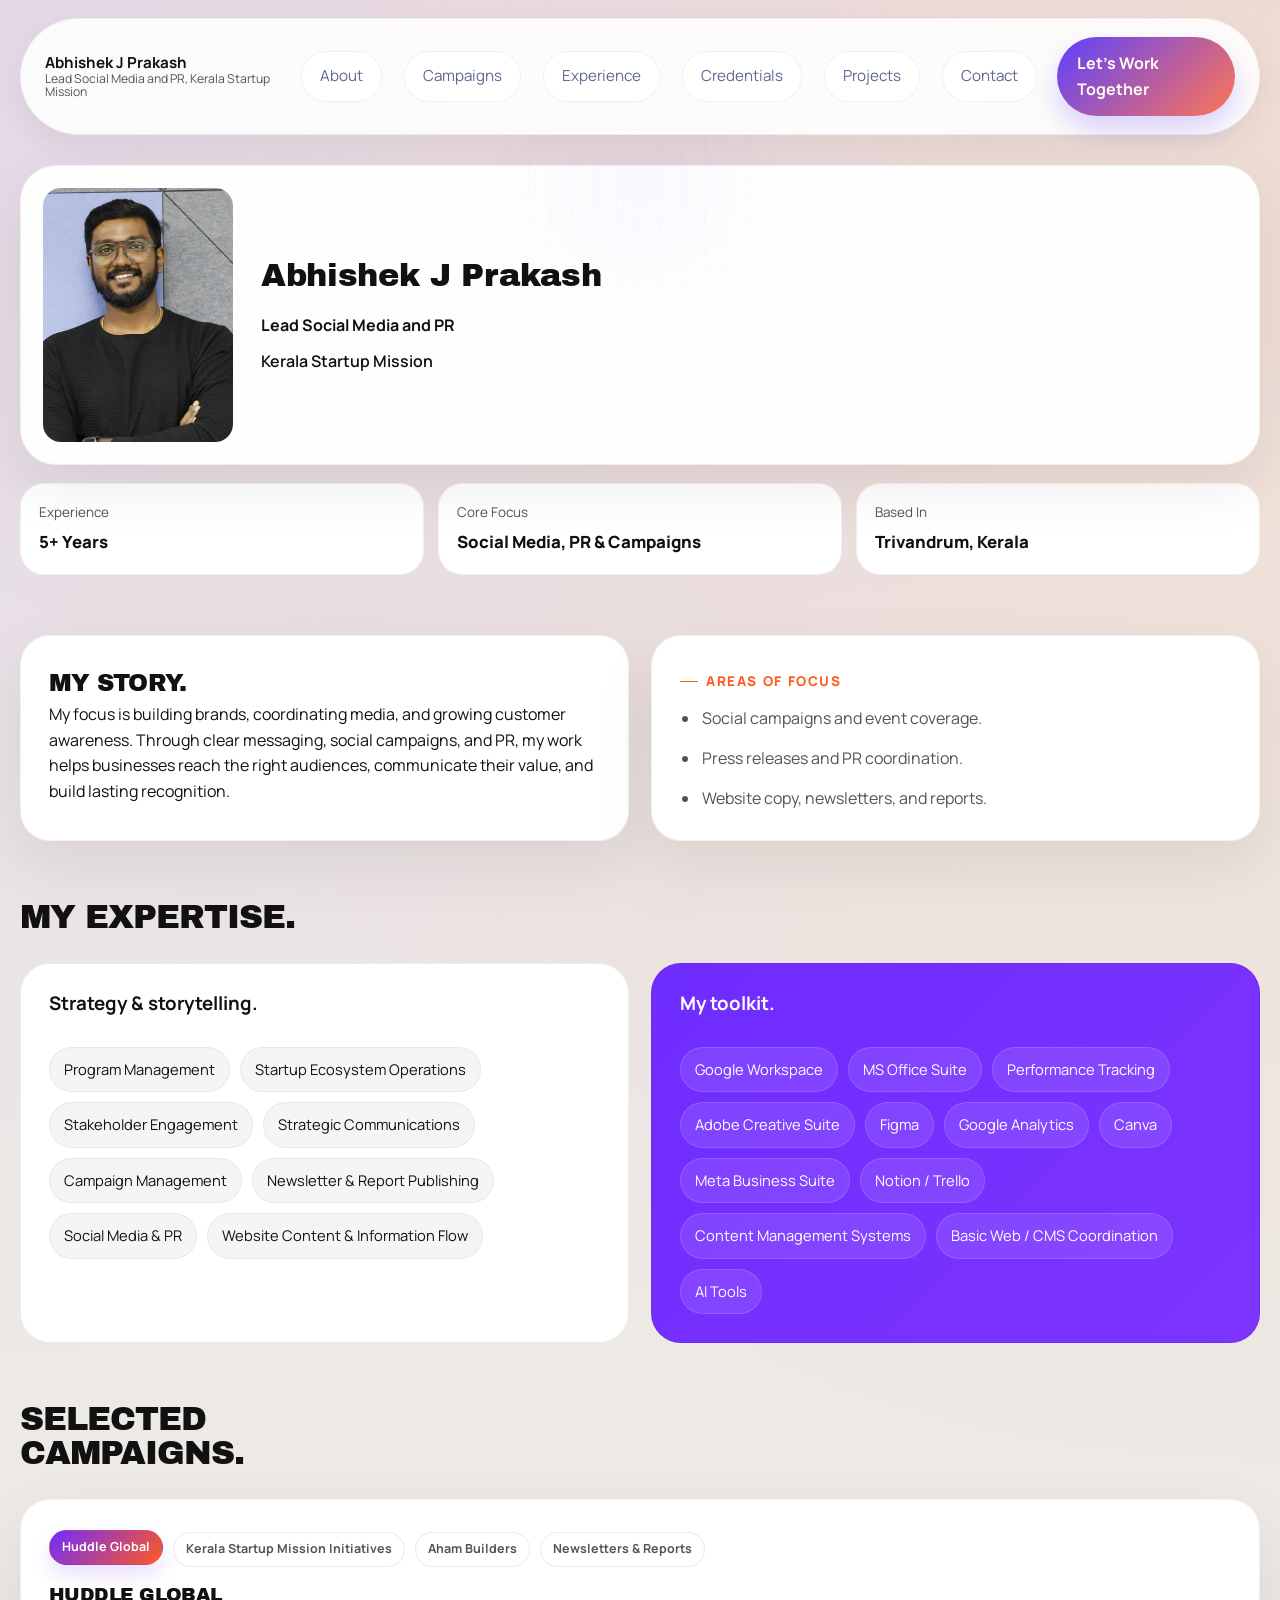
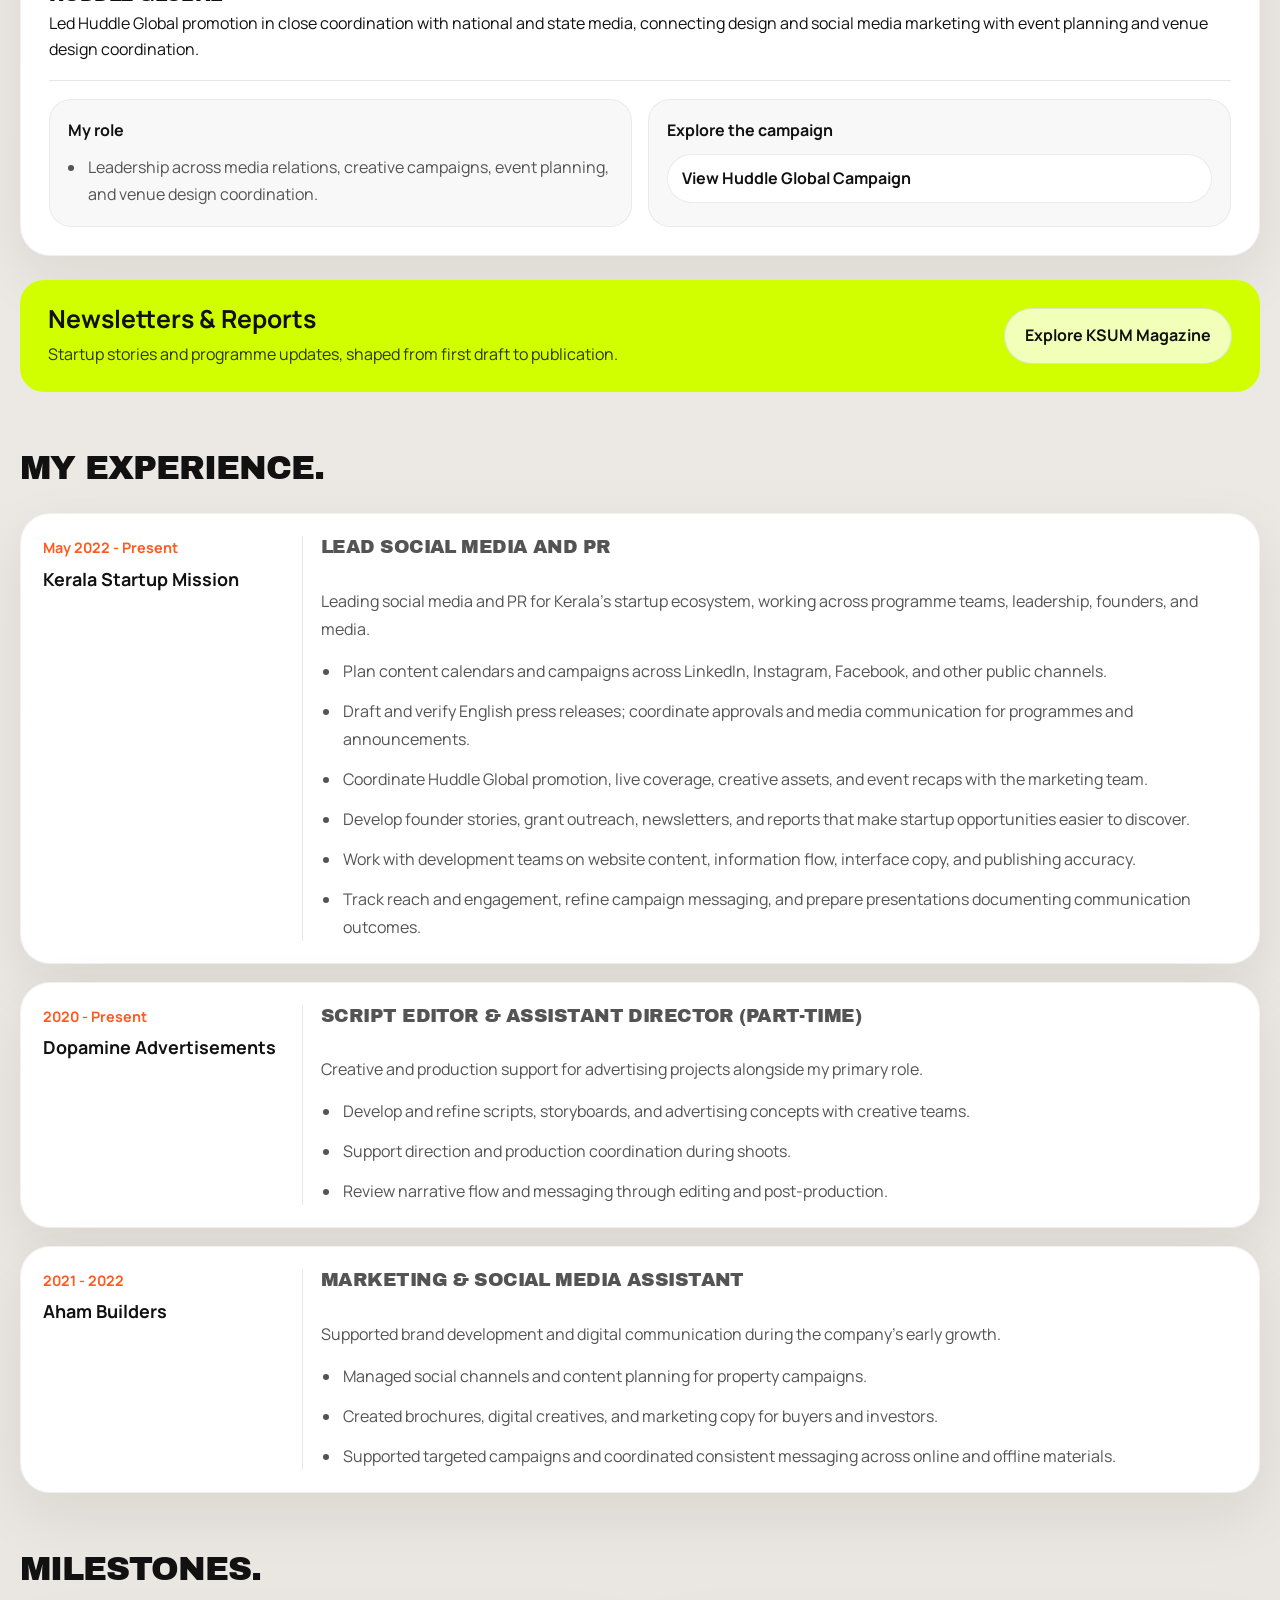
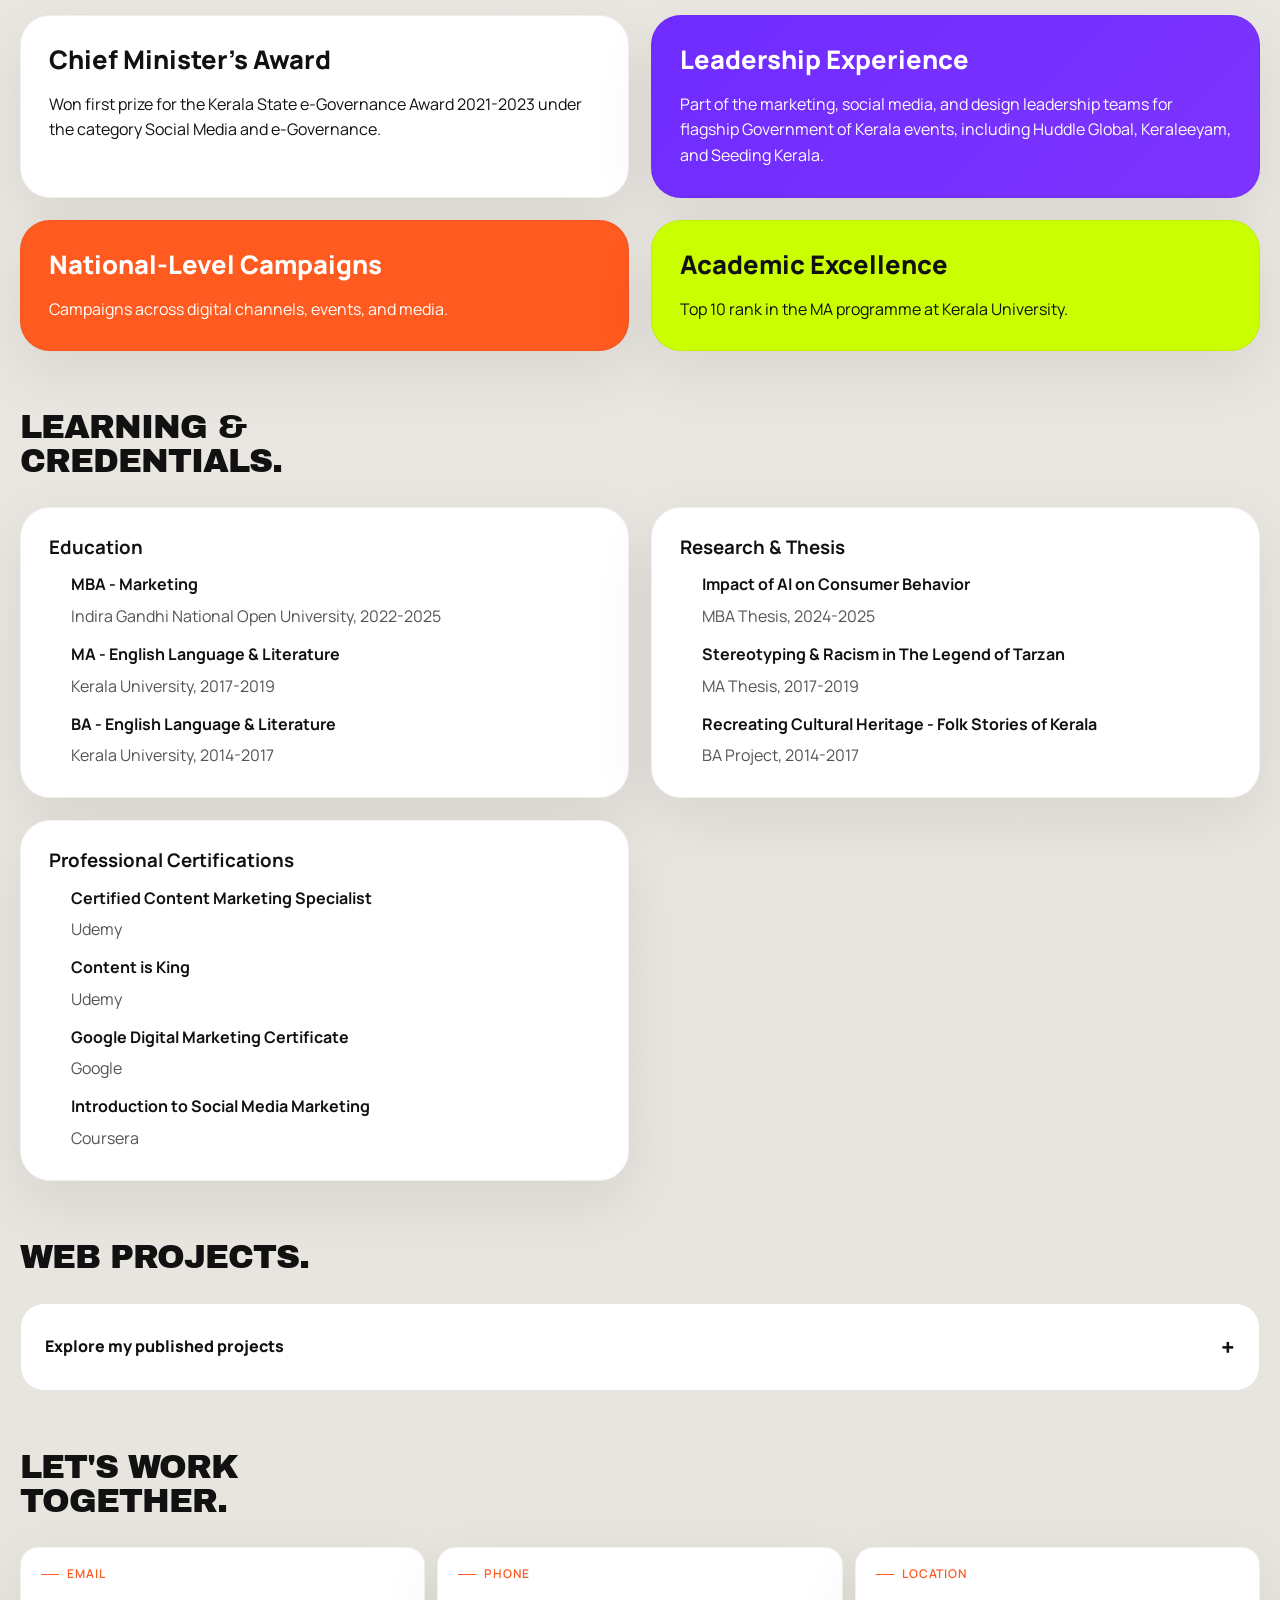
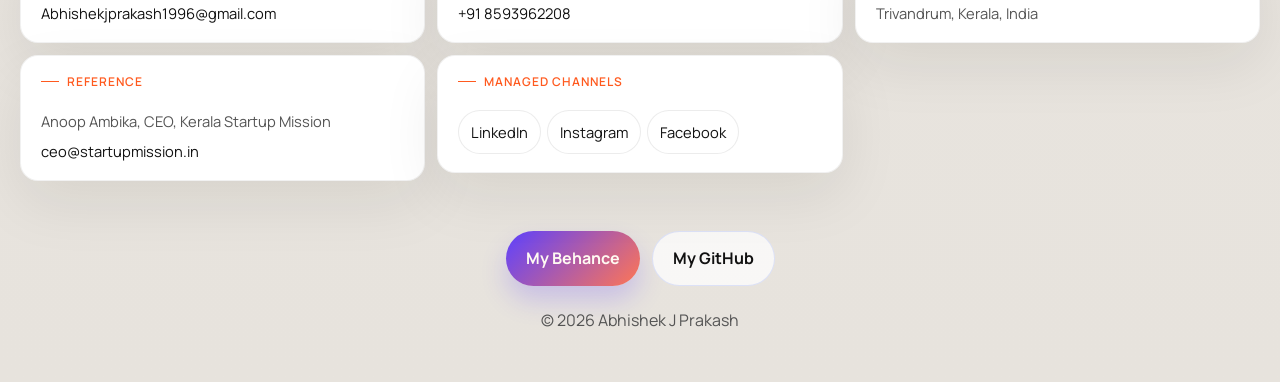
<file: index.html>
<!DOCTYPE html>
<html lang="en">
<head>
  <meta charset="UTF-8">
  <meta name="viewport" content="width=device-width, initial-scale=1.0">
  <title>Abhishek J Prakash | Lead Social Media and PR</title>
  <meta
    name="description"
    content="Lead Social Media and PR, Kerala Startup Mission. Campaigns and editorial communication. Explore selected campaigns and web projects."
  >
  <link rel="preconnect" href="https://fonts.googleapis.com">
  <link rel="preconnect" href="https://fonts.gstatic.com" crossorigin>
  <link href="https://fonts.googleapis.com/css2?family=Archivo+Black&amp;family=Manrope:wght@400;600;700;800&amp;display=swap" rel="stylesheet">
  <link rel="stylesheet" href="styles.css?v=20261002g">
</head>
<body>
  <div class="page-shell">
    <header class="site-header">
      <a class="brand" href="#top">
        <span class="brand-copy">
          <strong>Abhishek J Prakash</strong>
          <span>Lead Social Media and PR, Kerala Startup Mission</span>
        </span>
      </a>

      <button class="menu-toggle" type="button" aria-expanded="false" aria-controls="primary-navigation">Menu <span aria-hidden="true">+</span></button>
      <nav id="primary-navigation" class="site-nav" aria-label="Primary">
        <a href="#about">About</a>
        <a href="#campaigns">Campaigns</a>
        <a href="#experience">Experience</a>
        <a href="#credentials">Credentials</a>
        <a href="#web-projects">Projects</a>
        <a href="#contact">Contact</a>
      </nav>

      <a class="header-cta" href="#contact">Let's Work Together</a>
    </header>

    <main id="top">
      <section class="hero section profile-hero" aria-label="Profile overview">
        <div class="hero-visual reveal">
          <div class="portrait-panel">
            <div class="portrait-copy">
              <h1 class="profile-name">Abhishek J Prakash</h1>
              <strong>Lead Social Media and PR</strong>
              <span class="portrait-summary">Kerala Startup Mission</span>
            </div>
            <img src="assets/abhishek-hero.webp" width="480" height="502" decoding="async" fetchpriority="high" alt="Portrait of Abhishek J Prakash">
          </div>
        </div>
          <dl class="hero-stats">
            <div>
              <dt>Experience</dt>
              <dd>5+ Years</dd>
            </div>
            <div>
              <dt>Core Focus</dt>
              <dd>Social Media, PR & Campaigns</dd>
            </div>
            <div>
              <dt>Based In</dt>
              <dd>Trivandrum, Kerala</dd>
            </div>
          </dl>
      </section>

      <section id="about" class="section intro-grid">
        <article class="info-card reveal">
          <h2>My story.</h2>
          <p>
            My focus is building brands, coordinating media, and growing customer awareness.
            Through clear messaging, social campaigns, and PR, my work helps businesses reach the right audiences,
            communicate their value, and build lasting recognition.
          </p>
        </article>

        <article class="info-card reveal">
          <p class="eyebrow">Areas of Focus</p>
          <ul class="feature-list"><li>Social campaigns and event coverage.</li><li>Press releases and PR coordination.</li><li>Website copy, newsletters, and reports.</li></ul>
        </article>
      </section>

      <section class="section expertise">
        <div class="section-heading reveal">
          <h2>My expertise.</h2>
        </div>

        <div class="tag-layout reveal">
          <article class="tag-card expertise-card expertise-card-primary">
            <h3>Strategy & storytelling.</h3>
            <div class="tag-wrap">
              <span>Program Management</span>
              <span>Startup Ecosystem Operations</span>
              <span>Stakeholder Engagement</span>
              <span>Strategic Communications</span>
              <span>Campaign Management</span>
              <span>Newsletter & Report Publishing</span>
              <span>Social Media & PR</span>
              <span>Website Content & Information Flow</span>
            </div>
          </article>

          <article class="tag-card expertise-card expertise-card-secondary">
            <h3>My toolkit.</h3>
            <div class="tag-wrap">
              <span>Google Workspace</span>
              <span>MS Office Suite</span>
              <span>Performance Tracking</span>
              <span>Adobe Creative Suite</span>
              <span>Figma</span>
              <span>Google Analytics</span>
              <span>Canva</span>
              <span>Meta Business Suite</span>
              <span>Notion / Trello</span>
              <span>Content Management Systems</span>
              <span>Basic Web / CMS Coordination</span>
              <span>AI Tools</span>
            </div>
          </article>
        </div>
      </section>

      <section id="campaigns" class="section campaigns">
        <div class="section-heading reveal">
          <h2>Selected campaigns.</h2>
        </div>

        <div class="campaign-workspace">
        <aside id="campaign-detail" class="campaign-detail reveal">
          <div class="campaign-detail-header">
            <div id="campaign-detail-tabs" class="campaign-detail-tabs" aria-label="Campaign detail tabs"></div>
            <h3 id="campaign-title">Huddle Global 2022-2025</h3>
            <p id="campaign-summary"></p>
          </div>
          <div id="campaign-sections" class="campaign-sections"></div>
        </aside>
          <article class="newsletter-feature reveal">
            <div>
              <h3>Newsletters &amp; Reports</h3>
              <p>Startup stories and programme updates, shaped from first draft to publication.</p>
            </div>
            <a class="button button-secondary" href="https://magazine.startupmission.in/" target="_blank" rel="noreferrer">Explore KSUM Magazine</a>
          </article>
        </div>
      </section>

      <section id="experience" class="section experience">
        <div class="section-heading reveal">
          <h2>My experience.</h2>
        </div>

        <div class="timeline">
          <article class="timeline-item reveal">
            <div class="timeline-meta">
              <span>May 2022 - Present</span>
              <strong>Kerala Startup Mission</strong>
            </div>
            <div class="timeline-body">
              <h3>Lead Social Media and PR</h3>
              <p>Leading social media and PR for Kerala's startup ecosystem, working across programme teams, leadership, founders, and media.</p>
              <ul class="feature-list">
                <li>Plan content calendars and campaigns across LinkedIn, Instagram, Facebook, and other public channels.</li>
                <li>Draft and verify English press releases; coordinate approvals and media communication for programmes and announcements.</li>
                <li>Coordinate Huddle Global promotion, live coverage, creative assets, and event recaps with the marketing team.</li>
                <li>Develop founder stories, grant outreach, newsletters, and reports that make startup opportunities easier to discover.</li>
                <li>Work with development teams on website content, information flow, interface copy, and publishing accuracy.</li>
                <li>Track reach and engagement, refine campaign messaging, and prepare presentations documenting communication outcomes.</li>
              </ul>
            </div>
          </article>

          <article class="timeline-item reveal">
            <div class="timeline-meta">
              <span>2020 - Present</span>
              <strong>Dopamine Advertisements</strong>
            </div>
            <div class="timeline-body">
              <h3>Script Editor & Assistant Director (Part-time)</h3>
              <p>Creative and production support for advertising projects alongside my primary role.</p>
              <ul class="feature-list">
                <li>Develop and refine scripts, storyboards, and advertising concepts with creative teams.</li>
                <li>Support direction and production coordination during shoots.</li>
                <li>Review narrative flow and messaging through editing and post-production.</li>
              </ul>
            </div>
          </article>

          <article class="timeline-item reveal">
            <div class="timeline-meta">
              <span>2021 - 2022</span>
              <strong>Aham Builders</strong>
            </div>
            <div class="timeline-body">
              <h3>Marketing & Social Media Assistant</h3>
              <p>Supported brand development and digital communication during the company's early growth.</p>
              <ul class="feature-list">
                <li>Managed social channels and content planning for property campaigns.</li>
                <li>Created brochures, digital creatives, and marketing copy for buyers and investors.</li>
                <li>Supported targeted campaigns and coordinated consistent messaging across online and offline materials.</li>
              </ul>
            </div>
          </article>
        </div>
      </section>

      <section class="section achievements">
        <div class="section-heading reveal">
          <h2>Milestones.</h2>
        </div>

        <div class="achievement-grid reveal">
          <article class="achievement-card">
            <h3>Chief Minister's Award</h3>
            <p>Won first prize for the Kerala State e-Governance Award 2021-2023 under the category Social Media and e-Governance.</p>
          </article>
          <article class="achievement-card">
            <h3>Leadership Experience</h3>
            <p>Part of the marketing, social media, and design leadership teams for flagship Government of Kerala events, including Huddle Global, Keraleeyam, and Seeding Kerala.</p>
          </article>
          <article class="achievement-card">
            <h3>National-Level Campaigns</h3>
            <p>Campaigns across digital channels, events, and media.</p>
          </article>
          <article class="achievement-card">
            <h3>Academic Excellence</h3>
            <p>Top 10 rank in the MA programme at Kerala University.</p>
          </article>
        </div>
      </section>

      <section id="credentials" class="section credentials">
        <div class="section-heading reveal">
          <h2>Learning & credentials.</h2>
        </div>

        <div class="credentials-grid">
          <article class="info-card reveal">
            <h3>Education</h3>
            <ul class="stack-list">
              <li><strong>MBA - Marketing</strong><span>Indira Gandhi National Open University, 2022-2025</span></li>
              <li><strong>MA - English Language & Literature</strong><span>Kerala University, 2017-2019</span></li>
              <li><strong>BA - English Language & Literature</strong><span>Kerala University, 2014-2017</span></li>
            </ul>
          </article>

          <article class="info-card reveal">
            <h3>Research & Thesis</h3>
            <ul class="stack-list">
              <li><strong>Impact of AI on Consumer Behavior</strong><span>MBA Thesis, 2024-2025</span></li>
              <li><strong>Stereotyping & Racism in The Legend of Tarzan</strong><span>MA Thesis, 2017-2019</span></li>
              <li><strong>Recreating Cultural Heritage - Folk Stories of Kerala</strong><span>BA Project, 2014-2017</span></li>
            </ul>
          </article>

          <article class="info-card reveal">
            <h3>Professional Certifications</h3>
            <ul class="stack-list">
              <li><strong>Certified Content Marketing Specialist</strong><span>Udemy</span></li>
              <li><strong>Content is King</strong><span>Udemy</span></li>
              <li><strong>Google Digital Marketing Certificate</strong><span>Google</span></li>
              <li><strong>Introduction to Social Media Marketing</strong><span>Coursera</span></li>
            </ul>
          </article>

</div>

</section>

      <section id="web-projects" class="section">
        <div class="section-heading"><h2>Web projects.</h2></div>
        <details class="project-dropdown"><summary>Explore my published projects <span aria-hidden="true">+</span></summary>
          <div class="project-list"><a href="https://abhiz1996.github.io/KSUM-LINKHUB/" target="_blank" rel="noreferrer">KSUM LinkHub<span aria-hidden="true">↗</span></a>
<a href="https://ksum-qr-creator.vercel.app" target="_blank" rel="noreferrer">KSUM QR Creator<span aria-hidden="true">↗</span></a>
<a href="https://abhiz1996.github.io/Media-box/" target="_blank" rel="noreferrer">Media Box<span aria-hidden="true">↗</span></a>
<a href="https://abhiz1996.github.io/Media-Hub/" target="_blank" rel="noreferrer">Media Hub<span aria-hidden="true">↗</span></a>
</div>
        </details>
      </section>
      <section id="contact" class="section contact">
        <div class="section-heading reveal">
          <h2>Let's work together.</h2>
        </div>

        <div class="contact-grid reveal">
          <article class="contact-card">
            <span class="mini-label">Email</span>
            <a href="mailto:Abhishekjprakash1996@gmail.com">Abhishekjprakash1996@gmail.com</a>
          </article>
          <article class="contact-card">
            <span class="mini-label">Phone</span>
            <a href="tel:+918593962208">+91 8593962208</a>
          </article>
          <article class="contact-card">
            <span class="mini-label">Location</span>
            <p>Trivandrum, Kerala, India</p>
          </article>
          <article class="contact-card">
            <span class="mini-label">Reference</span>
            <p>Anoop Ambika, CEO, Kerala Startup Mission</p>
            <a href="mailto:ceo@startupmission.in">ceo@startupmission.in</a>
          </article>
          <article class="contact-card">
            <span class="mini-label">Managed Channels</span>
            <div class="social-pills social-pills-stacked">
              <a href="https://in.linkedin.com/company/kerala-startup-mission" target="_blank" rel="noreferrer">LinkedIn</a>
              <a href="https://www.instagram.com/keralastartupmission/" target="_blank" rel="noreferrer">Instagram</a>
              <a href="https://www.facebook.com/keralastartupmission/" target="_blank" rel="noreferrer">Facebook</a>
            </div>
          </article>
        </div>
      </section>
    </main>

    <footer class="site-footer">
      <div class="footer-links"><a class="button button-primary" href="https://www.behance.net/abhishejprakas" target="_blank" rel="noreferrer">My Behance</a><a class="button button-secondary" href="https://github.com/Abhiz1996" target="_blank" rel="noreferrer">My GitHub</a></div>
      <p>&copy; 2026 Abhishek J Prakash</p>
    </footer>
  </div>

  <script src="script.js?v=20261002f"></script>
</body>
</html>
</file>
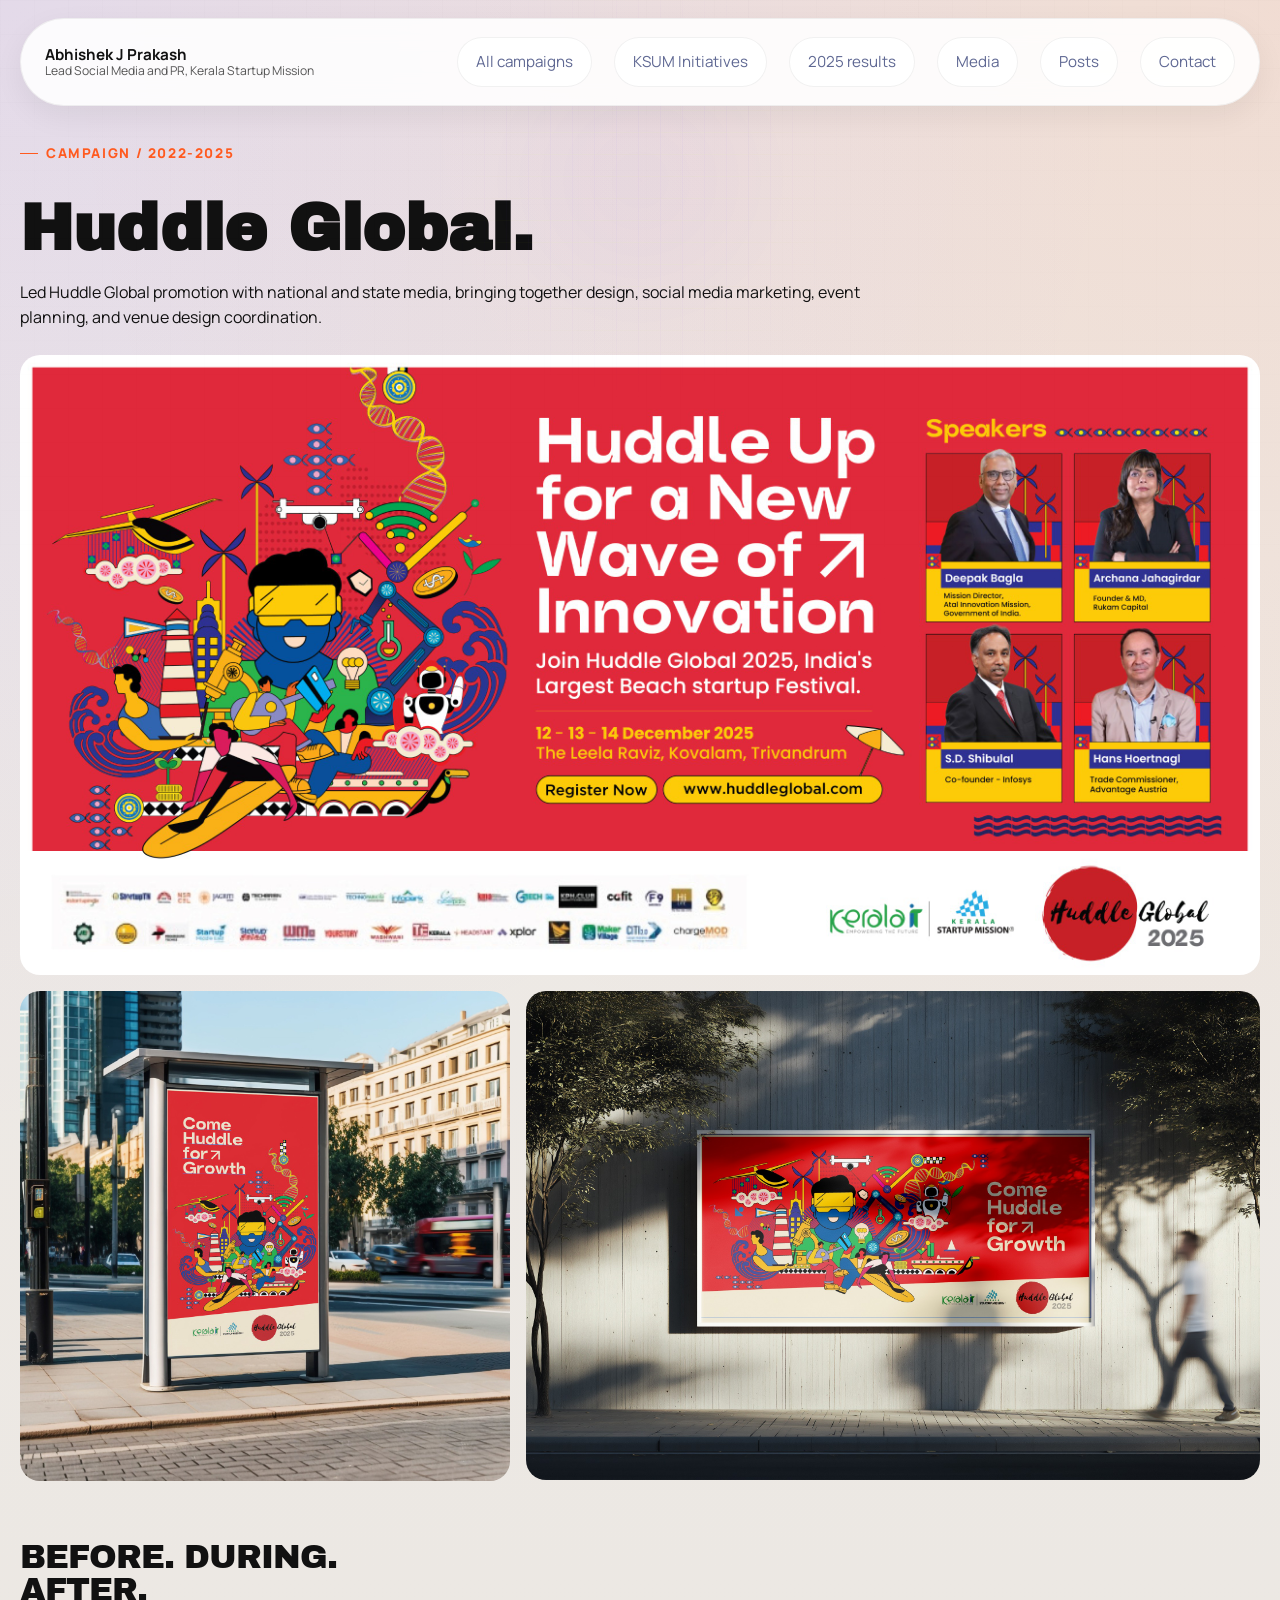
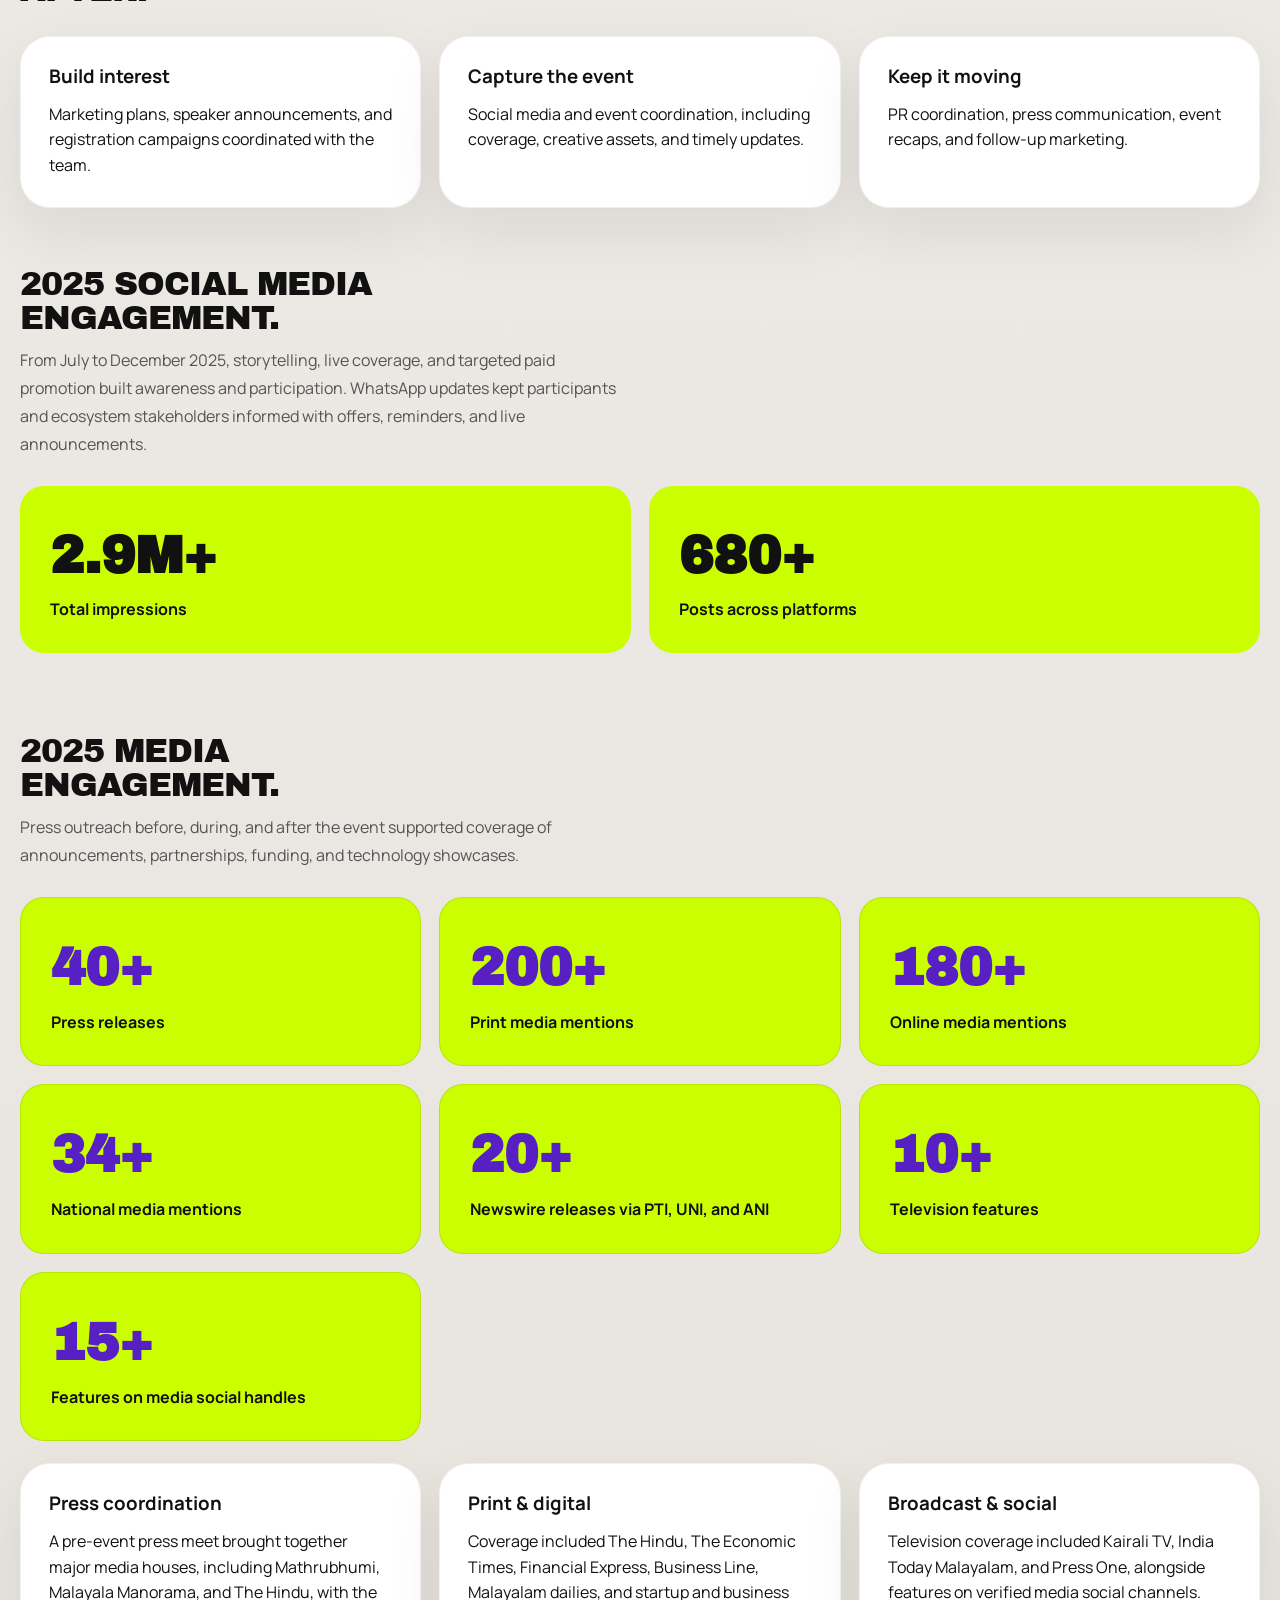
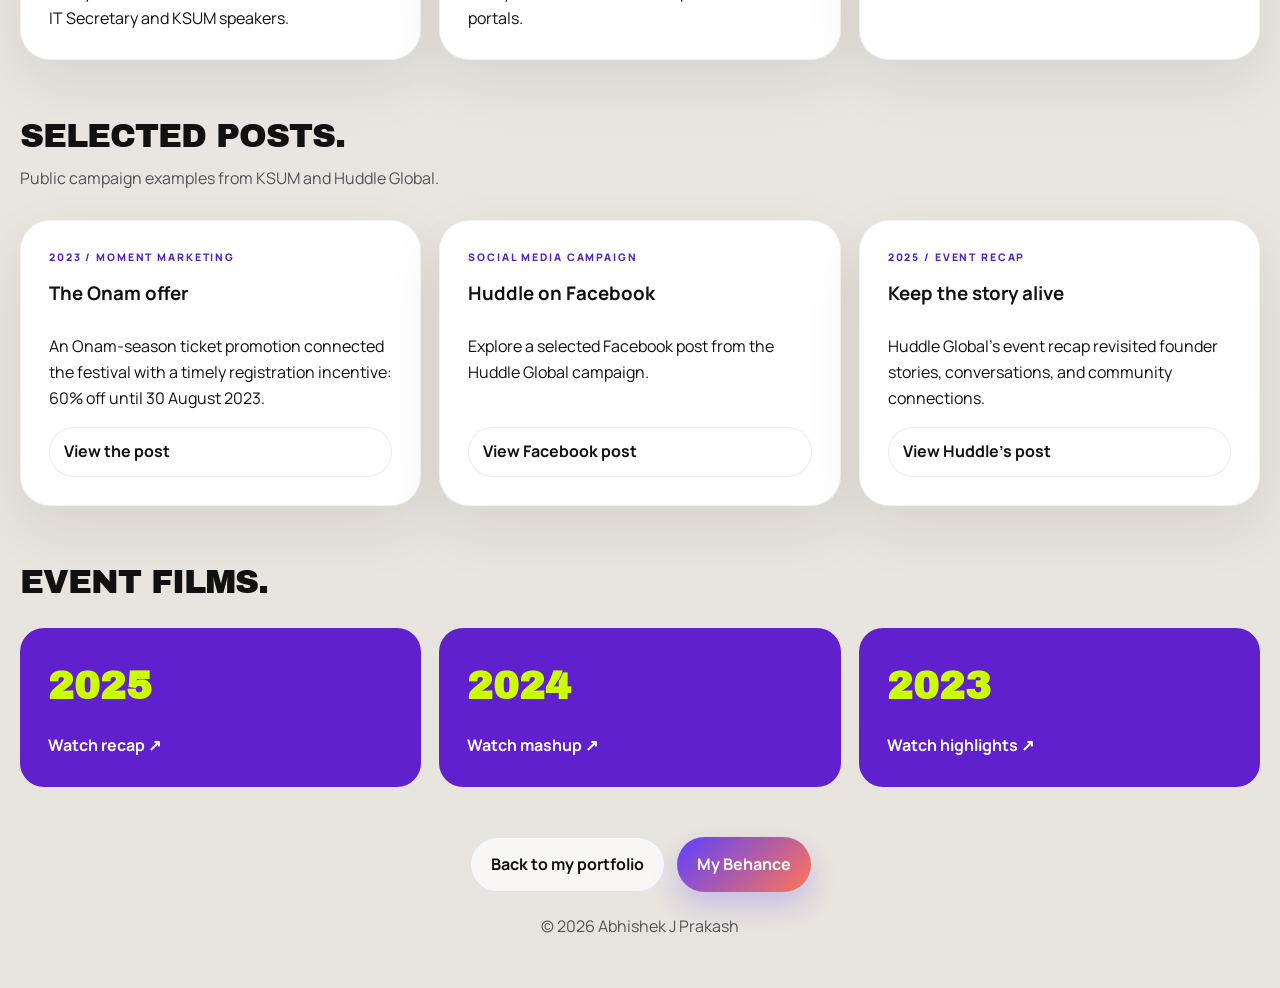
<file: huddle-global.html>
<!DOCTYPE html>
<html lang="en">
<head>
  <meta charset="UTF-8">
  <meta name="viewport" content="width=device-width, initial-scale=1.0">
  <title>Huddle Global | Abhishek J Prakash</title>
  <meta name="description" content="Huddle Global campaign portfolio of Abhishek J Prakash, Lead Social Media and PR, Kerala Startup Mission. Campaign results and selected public posts.">
  <link rel="preconnect" href="https://fonts.googleapis.com">
  <link rel="preconnect" href="https://fonts.gstatic.com" crossorigin>
  <link href="https://fonts.googleapis.com/css2?family=Archivo+Black&amp;family=Manrope:wght@400;600;700;800&amp;display=swap" rel="stylesheet">
  <link rel="stylesheet" href="styles.css?v=20261004b">
</head>
<body>
<div class="page-shell">
  <header class="site-header">
    <a class="brand" href="index.html"><span class="brand-copy"><strong>Abhishek J Prakash</strong><span>Lead Social Media and PR, Kerala Startup Mission</span></span></a>
    <button class="menu-toggle" type="button" aria-expanded="false" aria-controls="primary-navigation">Menu <span aria-hidden="true">+</span></button>
      <nav id="primary-navigation" class="site-nav" aria-label="Primary"><a href="index.html#campaigns">All campaigns</a><a href="ksum-initiatives.html">KSUM Initiatives</a><a href="#results-2025">2025 results</a><a href="#media-2025">Media</a><a href="#posts">Posts</a><a href="index.html#contact">Contact</a></nav>
  </header>
  <main>
    <section class="section case-hero huddle-hero">
      <div><p class="eyebrow">Campaign / 2022-2025</p><h1>Huddle Global.</h1><p>Led Huddle Global promotion with national and state media, bringing together design, social media marketing, event planning, and venue design coordination.</p></div>
      <div class="huddle-gallery" aria-label="Huddle Global 2025 campaign creatives">
        <a class="huddle-gallery-banner" href="assets/huddle-2025-campaign-banner.jpg" target="_blank" rel="noopener noreferrer" aria-label="Open Huddle Global 2025 campaign banner">
          <img src="assets/huddle-2025-campaign-banner.jpg" decoding="async" fetchpriority="high" alt="Huddle Global 2025 promotional banner featuring speakers and the theme Huddle Up for a New Wave of Innovation" width="2560" height="1280">
        </a>
        <a href="assets/huddle-2025-street-display.jpg" target="_blank" rel="noopener noreferrer" aria-label="Open Huddle Global street-display creative">
          <img src="assets/huddle-2025-street-display.jpg" loading="lazy" decoding="async" alt="Come Huddle for Growth campaign creative presented on a street-display mockup" width="1600" height="1600">
        </a>
        <a href="assets/huddle-2025-billboard.jpg" target="_blank" rel="noopener noreferrer" aria-label="Open Huddle Global billboard creative">
          <img src="assets/huddle-2025-billboard.jpg" loading="lazy" decoding="async" alt="Huddle Global 2025 campaign artwork presented on a landscape billboard mockup" width="2560" height="1706">
        </a>
      </div>
    </section>
    <section class="section">
      <div class="section-heading"><h2>Before. During. After.</h2></div>
      <div class="case-grid">
        <article class="info-card"><h3>Build interest</h3><p>Marketing plans, speaker announcements, and registration campaigns coordinated with the team.</p></article>
        <article class="info-card"><h3>Capture the event</h3><p>Social media and event coordination, including coverage, creative assets, and timely updates.</p></article>
        <article class="info-card"><h3>Keep it moving</h3><p>PR coordination, press communication, event recaps, and follow-up marketing.</p></article>
      </div>
    </section>
    <section id="results-2025" class="section">
      <div class="section-heading"><h2>2025 social media engagement.</h2><p>From July to December 2025, storytelling, live coverage, and targeted paid promotion built awareness and participation. WhatsApp updates kept participants and ecosystem stakeholders informed with offers, reminders, and live announcements.</p></div>
      <div class="case-metrics social-totals">
        <article><strong>2.9M+</strong><span>Total impressions</span></article>
        <article><strong>680+</strong><span>Posts across platforms</span></article>
      </div>
    </section>
    <section id="media-2025" class="section">
      <div class="section-heading"><h2>2025 media engagement.</h2><p>Press outreach before, during, and after the event supported coverage of announcements, partnerships, funding, and technology showcases.</p></div>
      <div class="case-metrics media-metrics">
        <article><strong>40+</strong><span>Press releases</span></article>
        <article><strong>200+</strong><span>Print media mentions</span></article>
        <article><strong>180+</strong><span>Online media mentions</span></article>
        <article><strong>34+</strong><span>National media mentions</span></article>
        <article><strong>20+</strong><span>Newswire releases via PTI, UNI, and ANI</span></article>
        <article><strong>10+</strong><span>Television features</span></article>
        <article><strong>15+</strong><span>Features on media social handles</span></article>
      </div>
      <div class="case-grid">
        <article class="info-card"><h3>Press coordination</h3><p>A pre-event press meet brought together major media houses, including Mathrubhumi, Malayala Manorama, and The Hindu, with the IT Secretary and KSUM speakers.</p></article>
        <article class="info-card"><h3>Print &amp; digital</h3><p>Coverage included The Hindu, The Economic Times, Financial Express, Business Line, Malayalam dailies, and startup and business portals.</p></article>
        <article class="info-card"><h3>Broadcast &amp; social</h3><p>Television coverage included Kairali TV, India Today Malayalam, and Press One, alongside features on verified media social channels.</p></article>
      </div>
    </section>
    <section id="posts" class="section">
      <div class="section-heading"><h2>Selected posts.</h2><p>Public campaign examples from KSUM and Huddle Global.</p></div>
      <div class="case-grid">
        <article class="info-card post-card"><span class="card-kicker">2023 / Moment marketing</span><h3>The Onam offer</h3><p>An Onam-season ticket promotion connected the festival with a timely registration incentive: 60% off until 30 August 2023.</p><a class="campaign-link" href="https://www.linkedin.com/posts/anoojabashir_ksum-onam-ourea-activity-7101856230616268800-qOxo" target="_blank" rel="noreferrer">View the post</a></article>
        <article class="info-card post-card"><span class="card-kicker">Social media campaign</span><h3>Huddle on Facebook</h3><p>Explore a selected Facebook post from the Huddle Global campaign.</p><a class="campaign-link" href="https://www.facebook.com/share/p/1H2wqP2H3X/" target="_blank" rel="noopener noreferrer">View Facebook post</a></article>
        <article class="info-card post-card"><span class="card-kicker">2025 / Event recap</span><h3>Keep the story alive</h3><p>Huddle Global's event recap revisited founder stories, conversations, and community connections.</p><a class="campaign-link" href="https://www.linkedin.com/posts/huddle-global_huddleglobal2025-keralastartupmission-activity-7406336878121127936-Q64I" target="_blank" rel="noreferrer">View Huddle's post</a></article>
      </div>
    </section>
    <section class="section">
      <div class="section-heading"><h2>Event films.</h2></div>
      <div class="case-grid">
        <a class="film-link" href="https://www.youtube.com/watch?v=EGpW3zKKbuw" target="_blank" rel="noreferrer"><span>2025</span>Watch recap ↗</a>
        <a class="film-link" href="https://www.youtube.com/watch?v=SBy4iKOX-VI" target="_blank" rel="noreferrer"><span>2024</span>Watch mashup ↗</a>
        <a class="film-link" href="https://www.youtube.com/watch?v=VjLwFyD5HDE" target="_blank" rel="noreferrer"><span>2023</span>Watch highlights ↗</a>
      </div>
    </section>
  </main>
  <footer class="site-footer"><div class="footer-links"><a class="button button-secondary" href="index.html#campaigns">Back to my portfolio</a><a class="button button-primary" href="https://www.behance.net/abhishejprakas" target="_blank" rel="noreferrer">My Behance</a></div><p>&copy; 2026 Abhishek J Prakash</p></footer>
</div>
<script src="script.js?v=20261002f"></script>
</body>
</html>
</file>
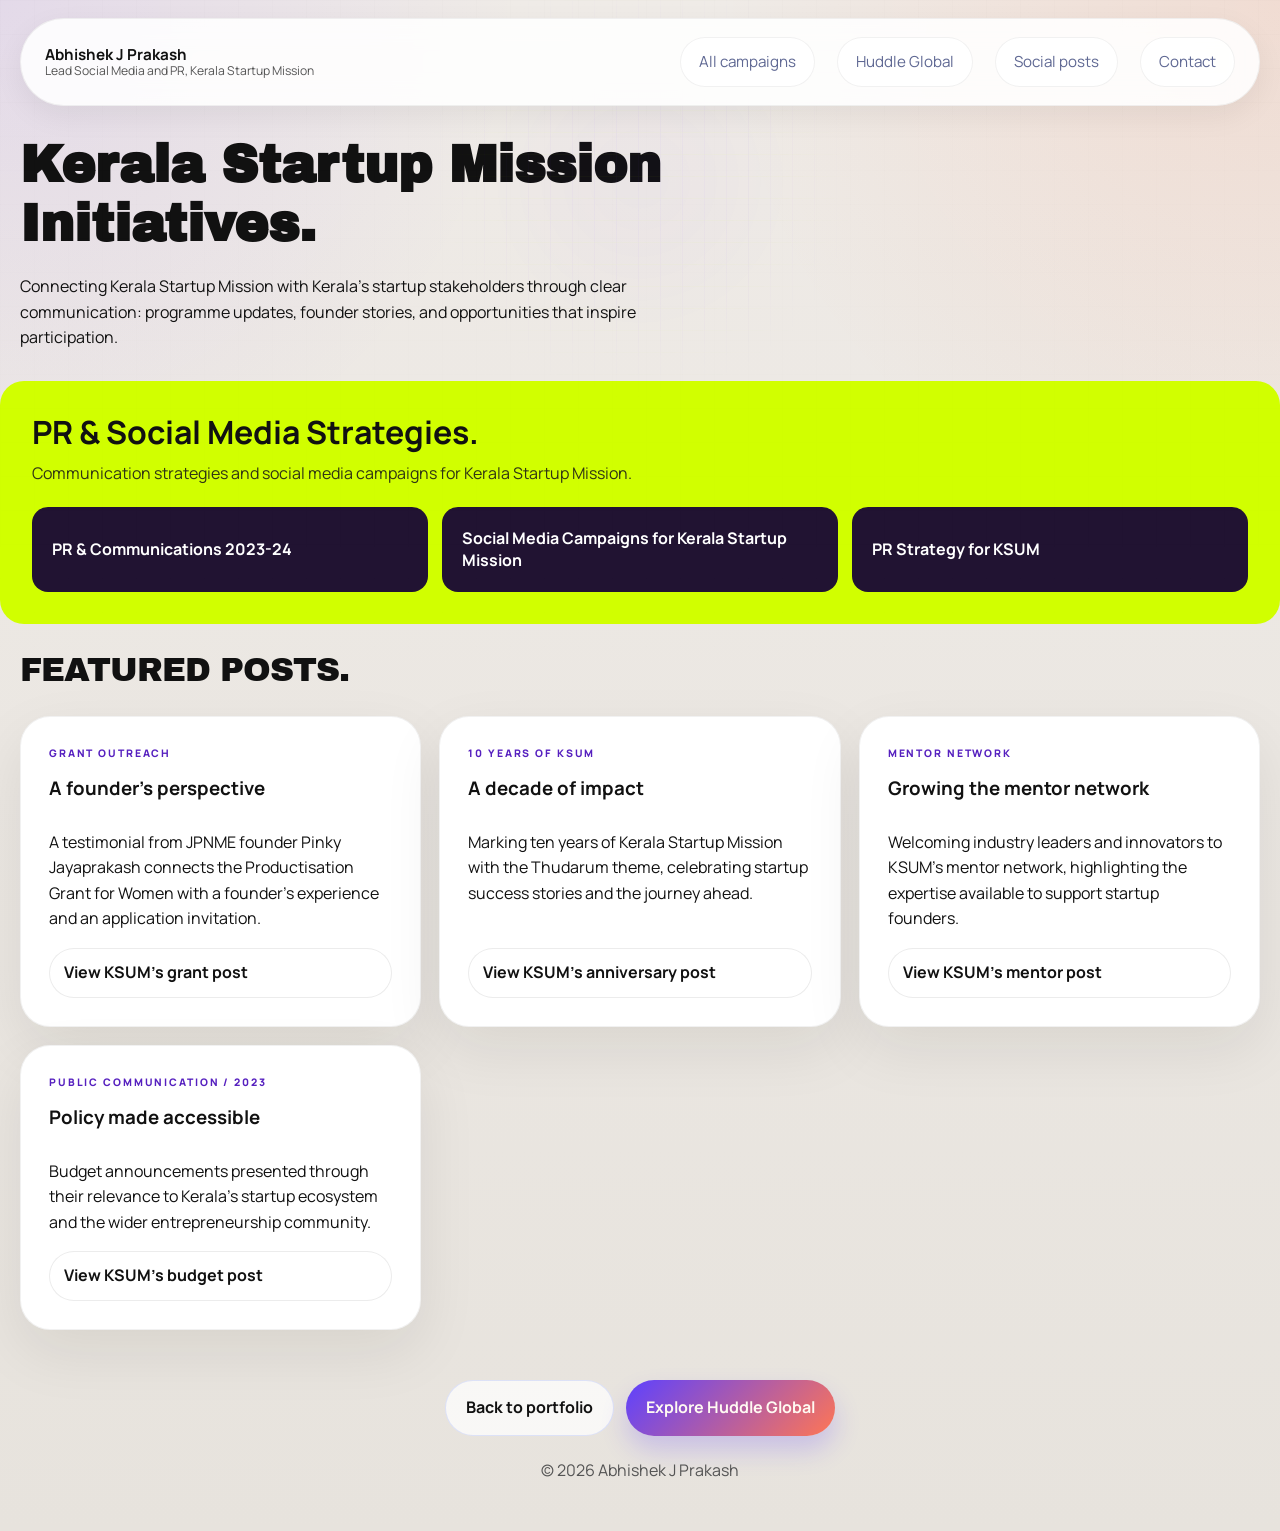
<file: ksum-initiatives.html>
<!DOCTYPE html>
<html lang="en">
<head>
  <meta charset="UTF-8">
  <meta name="viewport" content="width=device-width, initial-scale=1.0">
  <title>KSUM Initiatives | Abhishek J Prakash</title>
  <meta name="description" content="Kerala Startup Mission initiatives: clear communication with startup stakeholders, channel outreach, and featured posts.">
  <link rel="preconnect" href="https://fonts.googleapis.com">
  <link rel="preconnect" href="https://fonts.gstatic.com" crossorigin>
  <link href="https://fonts.googleapis.com/css2?family=Archivo+Black&amp;family=Manrope:wght@400;600;700;800&amp;display=swap" rel="stylesheet">
  <link rel="stylesheet" href="styles.css?v=20261004a">
</head>
<body>
<div class="page-shell">
  <header class="site-header">
    <a class="brand" href="index.html"><span class="brand-copy"><strong>Abhishek J Prakash</strong><span>Lead Social Media and PR, Kerala Startup Mission</span></span></a>
    <button class="menu-toggle" type="button" aria-expanded="false" aria-controls="primary-navigation">Menu <span aria-hidden="true">+</span></button>
      <nav id="primary-navigation" class="site-nav" aria-label="Primary"><a href="index.html#campaigns">All campaigns</a><a href="huddle-global.html">Huddle Global</a><a href="#posts">Social posts</a><a href="index.html#contact">Contact</a></nav>
  </header>
  <main>
    <section class="section initiative-heading">
      <h1>Kerala Startup Mission Initiatives.</h1>
      <p>Connecting Kerala Startup Mission with Kerala's startup stakeholders through clear communication: programme updates, founder stories, and opportunities that inspire participation.</p>
    </section>
    <section class="pr-strategies" aria-labelledby="pr-strategies-heading">
      <h2 id="pr-strategies-heading">PR &amp; Social Media Strategies.</h2>
      <p>Communication strategies and social media campaigns for Kerala Startup Mission.</p>
      <div class="pr-strategy-links">
        <a href="assets/ksum-pr-communications-2023-24.pdf" target="_blank" rel="noopener noreferrer" type="application/pdf">
          <span>PR &amp; Communications 2023-24</span>
        </a>
        <a href="assets/ksum-social-media-campaigns.pdf" target="_blank" rel="noopener noreferrer" type="application/pdf">
          <span>Social Media Campaigns for Kerala Startup Mission</span>
        </a>
        <a href="assets/ksum-pr-strategy-redesigned.pdf" target="_blank" rel="noopener noreferrer" type="application/pdf">
          <span>PR Strategy for KSUM</span>
        </a>
      </div>
    </section>
    <section id="posts" class="section">
      <div class="section-heading"><h2>Featured posts.</h2></div>
      <div class="case-grid initiative-posts">
        <article class="info-card post-card"><span class="card-kicker">Grant outreach</span><h3>A founder's perspective</h3><p>A testimonial from JPNME founder Pinky Jayaprakash connects the Productisation Grant for Women with a founder's experience and an application invitation.</p><a class="campaign-link" href="https://www.linkedin.com/posts/kerala-startup-mission_ksum-kerala-startupgrant-activity-6967355391168962560-A2ZZ" target="_blank" rel="noreferrer">View KSUM's grant post</a></article>
        <article class="info-card post-card"><span class="card-kicker">10 years of KSUM</span><h3>A decade of impact</h3><p>Marking ten years of Kerala Startup Mission with the Thudarum theme, celebrating startup success stories and the journey ahead.</p><a class="campaign-link" href="https://www.linkedin.com/posts/bmkbnnbmfbmwbnnbmc-10yearsofksum-keralastartups-share-7322591061556498432-QCL3/" target="_blank" rel="noopener noreferrer">View KSUM's anniversary post</a></article>
        <article class="info-card post-card"><span class="card-kicker">Mentor network</span><h3>Growing the mentor network</h3><p>Welcoming industry leaders and innovators to KSUM's mentor network, highlighting the expertise available to support startup founders.</p><a class="campaign-link" href="https://www.linkedin.com/posts/kerala-startup-mission_ksum-mentornetwork-startupmentorship-activity-7315313340124147712-SB2C" target="_blank" rel="noopener noreferrer">View KSUM's mentor post</a></article>
        <article class="info-card post-card"><span class="card-kicker">Public communication / 2023</span><h3>Policy made accessible</h3><p>Budget announcements presented through their relevance to Kerala's startup ecosystem and the wider entrepreneurship community.</p><a class="campaign-link" href="https://www.linkedin.com/posts/kerala-startup-mission_ksum-kerala-keralabudget-activity-7027278058441084928-SlKk" target="_blank" rel="noreferrer">View KSUM's budget post</a></article>
      </div>
    </section>
  </main>
  <footer class="site-footer"><div class="footer-links"><a class="button button-secondary" href="index.html#campaigns">Back to portfolio</a><a class="button button-primary" href="huddle-global.html">Explore Huddle Global</a></div><p>&copy; 2026 Abhishek J Prakash</p></footer>
</div>
<script src="script.js?v=20261002f"></script>
</body>
</html>
</file>
<file: styles.css>
:root {
  --bg: #e9e5e1;
  --paper: rgba(255, 255, 255, 0.96);
  --paper-strong: #ffffff;
  --ink: #111111;
  --muted: #545454;
  --line: rgba(17, 17, 17, 0.1);
  --accent: #6f2cff;
  --accent-deep: #ff5a1f;
  --accent-soft: rgba(111, 44, 255, 0.12);
  --sage: #cbff00;
  --shadow: 0 22px 60px rgba(31, 24, 15, 0.08);
  --radius-xl: 36px;
  --radius-lg: 26px;
  --radius-md: 18px;
  --container: min(1240px, calc(100vw - 40px));
  --pointer-x: 50vw;
  --pointer-y: 20vh;
  --grid-opacity: 0.18;
}

.campaign-page-links { display: grid; grid-template-columns: repeat(2, minmax(0, 1fr)); gap: 22px; margin-bottom: 26px; }
.campaign-page-card { display: flex; flex-direction: column; align-items: flex-start; gap: 16px; background: #fff; padding: clamp(22px, 3vw, 36px); border-radius: 28px; border: 2px solid var(--accent); }
.campaign-page-card:nth-child(2) { border-color: #91b900; background: #f7ffe4; }
.campaign-page-card h3 { font-family: "Archivo Black", sans-serif; font-size: clamp(1.3rem, 2.4vw, 1.9rem); line-height: 1.2; margin: 0; }
.campaign-page-card .button { margin-top: auto; gap: 8px; flex-wrap: wrap; background: #5720c5; color: #fff; }
.new-tab-note { font-size: .75rem; font-weight: 500; }
.initiative-posts { grid-template-columns: repeat(2, minmax(0, 1fr)); }
.case-hero .initiative-cover { height: auto; object-fit: contain; background: #fff; border: 1px solid var(--line); }
.evidence-card { display: grid; align-content: start; gap: 16px; }
.evidence-card img { width: 100%; border-radius: 12px; }
.evidence-card h3 { margin: 0; }
@media (max-width: 760px) { .campaign-page-links, .initiative-posts { grid-template-columns: 1fr; } }
.report-table-wrap { overflow-x: auto; background: #fff; border-radius: 20px; border: 1px solid var(--line); }
.report-table { width: 100%; border-collapse: collapse; text-align: left; min-width: 650px; }
.report-table caption { text-align: left; padding: 20px; font-weight: 800; }
.report-table th, .report-table td { padding: 18px; border-top: 1px solid var(--line); vertical-align: top; }
.report-table thead { background: #5720c5; color: #fff; }
.report-table tbody th { max-width: 220px; }
.report-note { color: var(--muted); font-size: .85rem; margin: 16px 0 24px; max-width: 90ch; }
.media-metrics { grid-template-columns: repeat(auto-fit, minmax(200px, 1fr)); }
.media-metrics article { background: #fff; border: 1px solid var(--line); }
.media-metrics strong { color: #5720c5; }
.footer-links { display: flex; flex-wrap: wrap; justify-content: center; gap: 12px; margin-bottom: 22px; }
.project-dropdown { background: #fff; border: 1px solid var(--line); border-radius: 24px; overflow: hidden; }
.project-dropdown summary { padding: 24px; cursor: pointer; font-weight: 800; display: flex; align-items: center; justify-content: space-between; gap: 16px; list-style: none; }
.project-dropdown summary::-webkit-details-marker { display: none; }
.project-dropdown summary span { font-size: 1.5rem; transition: transform 180ms ease; }
.project-dropdown[open] summary span { transform: rotate(45deg); }
.project-dropdown[open] summary { border-bottom: 1px solid var(--line); }
.project-list { display: grid; grid-template-columns: repeat(2, minmax(0, 1fr)); padding: 14px; gap: 8px; }
.project-list a { display: flex; justify-content: space-between; gap: 14px; padding: 18px; border-radius: 12px; background: #f3f0fa; font-weight: 700; }
.project-list a:hover { background: var(--sage); }
a:focus-visible, button:focus-visible, summary:focus-visible { outline: 3px solid var(--accent); outline-offset: 4px; }
.case-hero { display: grid; grid-template-columns: 1fr 1fr; align-items: center; gap: 40px; }
.case-hero h1 { font-family: "Archivo Black", sans-serif; font-size: clamp(2.2rem, 5vw, 4.5rem); line-height: 1.05; margin: 18px 0; }
.case-hero img { width: 100%; height: 350px; object-fit: cover; border-radius: 28px; }
.case-grid, .case-metrics { display: grid; grid-template-columns: repeat(3, minmax(0, 1fr)); gap: 18px; }
.case-metrics { margin-bottom: 22px; }
.case-metrics article { display: grid; padding: 30px; border-radius: 24px; background: var(--sage); }
.case-metrics strong { font-family: "Archivo Black", sans-serif; font-size: clamp(2rem, 4vw, 3.5rem); }
.case-metrics span { font-weight: 700; }
.slide-preview { width: 100%; }
.source-note { padding: 20px; text-decoration: underline; }
.post-card { display: flex; flex-direction: column; gap: 16px; min-width: 0; }
.post-card .card-kicker { padding: 0; color: #5620bf; font-size: .65rem; }
.post-card .campaign-link { margin-top: auto; }
.post-card small { color: var(--muted); }
.film-link { display: grid; padding: 28px; border-radius: 24px; background: #6020ce; color: #fff; gap: 16px; font-weight: 700; }
.film-link span { font-family: "Archivo Black", sans-serif; font-size: 2.4rem; color: var(--sage); }
@media (max-width: 760px) {
  .case-hero, .case-grid, .case-metrics, .project-list { grid-template-columns: 1fr; }
  .case-hero { gap: 24px; }
  .case-hero img { height: 240px; }
  .site-nav { gap: 8px; }
}
@media (prefers-reduced-motion: reduce) {
  html { scroll-behavior: auto; }
  *, *::before, *::after { transition: none !important; animation: none !important; }
}

* {
  box-sizing: border-box;
}

html {
  scroll-behavior: smooth;
}

body {
  margin: 0;
  color: var(--ink);
  font-family: "Manrope", sans-serif;
  line-height: 1.6;
  -webkit-font-smoothing: antialiased;
  text-rendering: optimizeLegibility;
  background:
    radial-gradient(circle at top left, rgba(111, 44, 255, 0.09), transparent 26%),
    radial-gradient(circle at top right, rgba(255, 90, 31, 0.1), transparent 28%),
    linear-gradient(180deg, #efebe7 0%, #e7e3dd 100%);
}

p,
ul,
ol,
dl {
  margin: 0;
}

img {
  display: block;
  max-width: 100%;
}

a {
  color: inherit;
  text-decoration: none;
}

.page-shell {
  position: relative;
}

.page-shell::before {
  content: "";
  position: fixed;
  inset: 0;
  pointer-events: none;
  background:
    linear-gradient(90deg, rgba(17, 17, 17, 0.03) 1px, transparent 1px),
    linear-gradient(rgba(17, 17, 17, 0.03) 1px, transparent 1px);
  background-size: 34px 34px;
  mask-image: linear-gradient(180deg, rgba(0, 0, 0, 0.22), transparent 84%);
}

.page-shell::after {
  content: "";
  position: fixed;
  inset: 0;
  pointer-events: none;
  background:
    linear-gradient(90deg, rgba(111, 44, 255, 0.16) 1px, transparent 1px),
    linear-gradient(rgba(203, 255, 0, 0.16) 1px, transparent 1px),
    radial-gradient(circle at var(--pointer-x) var(--pointer-y), rgba(111, 44, 255, 0.16), transparent 180px);
  background-size: 22px 22px, 22px 22px, auto;
  mask-image: radial-gradient(circle at var(--pointer-x) var(--pointer-y), rgba(0, 0, 0, 0.96) 0, rgba(0, 0, 0, 0.88) 110px, transparent 230px);
  opacity: var(--grid-opacity);
  transition: mask-image 120ms linear;
}

.site-header,
.section,
.site-footer {
  width: var(--container);
  margin: 0 auto;
}

.site-header {
  position: sticky;
  top: 0;
  z-index: 20;
  display: flex;
  align-items: center;
  justify-content: space-between;
  gap: 20px;
  padding: 18px 24px;
  margin-top: 18px;
  background: rgba(255, 255, 255, 0.88);
  backdrop-filter: blur(14px);
  border: 1px solid rgba(17, 17, 17, 0.06);
  border-radius: 999px;
  box-shadow: 0 10px 30px rgba(17, 17, 17, 0.06);
}

.brand {
  display: inline-flex;
  align-items: center;
  gap: 14px;
}

.brand-mark {
  width: 44px;
  height: 44px;
  display: grid;
  place-items: center;
  border-radius: 50%;
  background: linear-gradient(135deg, #4b59ff, #ff7c55);
  color: #fffaf2;
  font-weight: 800;
  letter-spacing: 0.08em;
}

.brand-copy {
  display: flex;
  flex-direction: column;
  line-height: 1.1;
}

.brand-copy strong {
  font-size: 0.95rem;
}

.brand-copy span {
  color: var(--muted);
  font-size: 0.76rem;
  max-width: 48ch;
}

.site-nav {
  display: flex;
  gap: 22px;
  font-size: 0.95rem;
}

.site-nav a {
  color: #5f6893;
  position: relative;
  padding: 12px 18px;
  border-radius: 999px;
  background: rgba(255, 255, 255, 0.82);
  border: 1px solid rgba(17, 17, 17, 0.06);
  transition: transform 180ms ease, box-shadow 180ms ease, color 180ms ease, background 180ms ease;
}

.site-nav a::after {
  content: "";
  position: absolute;
  inset: auto 14px 6px 14px;
  height: 2px;
  transform: scaleX(0);
  transform-origin: center;
  background: linear-gradient(90deg, var(--accent), var(--accent-deep));
  transition: transform 180ms ease;
}

.site-nav a:hover::after,
.site-nav a.is-active::after {
  transform: scaleX(1);
}

.site-nav a.is-active,
.site-nav a:hover {
  color: var(--ink);
  background: #ffffff;
  transform: translateY(-3px) scale(1.03);
  box-shadow: 0 14px 26px rgba(17, 17, 17, 0.08);
}

.header-cta,
.button {
  display: inline-flex;
  align-items: center;
  justify-content: center;
  padding: 14px 20px;
  border-radius: 999px;
  font-weight: 700;
  transition: transform 180ms ease, box-shadow 180ms ease, background 180ms ease;
}

.header-cta,
.button-primary {
  color: #fffaf2;
  background: linear-gradient(135deg, #5d41ff, #ff7654);
  box-shadow: 0 14px 26px rgba(93, 65, 255, 0.22);
}

.button-secondary {
  color: var(--ink);
  background: rgba(255, 255, 255, 0.72);
  border: 1px solid rgba(52, 93, 255, 0.14);
}

.button-ghost {
  color: var(--accent);
  background: rgba(52, 93, 255, 0.08);
  border: 1px solid rgba(52, 93, 255, 0.16);
}

.header-cta:hover,
.button:hover {
  transform: translateY(-2px);
}

.section {
  padding: 30px 0;
}

.hero {
  display: grid;
  grid-template-columns: minmax(0, 1.08fr) minmax(320px, 0.72fr);
  gap: 20px;
  align-items: start;
  min-height: auto;
}

.hero-copy,
.hero-visual,
.info-card,
.campaign-spotlight,
.campaign-card,
.campaign-detail,
.timeline-item,
.achievement-card,
.contact-card {
  background: var(--paper);
  backdrop-filter: blur(10px);
  border: 1px solid rgba(17, 17, 17, 0.06);
  box-shadow: var(--shadow);
}

.hero-copy {
  display: grid;
  gap: 18px;
  align-content: start;
  padding: 30px 32px;
  border-radius: var(--radius-xl);
  position: relative;
  overflow: hidden;
}

.hero-copy::after {
  content: "";
  position: absolute;
  inset: auto -14% -26% auto;
  width: 300px;
  height: 300px;
  border-radius: 50%;
  background: radial-gradient(circle, rgba(255, 122, 89, 0.18), transparent 68%);
}

.hero-copy::before {
  content: "";
  position: absolute;
  inset: 0;
  background: linear-gradient(145deg, rgba(111, 44, 255, 0.04), transparent 40%, rgba(203, 255, 0, 0.07));
  pointer-events: none;
}

.hero-copy > * {
  position: relative;
  z-index: 1;
}

.hero h1,
.section-heading h2,
.campaign-detail h3,
.timeline-body h3,
.info-card h2 {
  margin: 0;
  font-family: "Archivo Black", sans-serif;
  font-weight: 400;
  letter-spacing: -0.03em;
  text-transform: uppercase;
}

.hero h1 {
  font-size: clamp(1.55rem, 2.5vw, 2.4rem);
  line-height: 1.02;
  max-width: 18ch;
  letter-spacing: -0.01em;
}

.hero-badge-row {
  display: flex;
  flex-wrap: wrap;
  align-items: center;
  gap: 14px;
}

.hero-status {
  padding: 10px 14px;
  border-radius: 999px;
  background: rgba(111, 44, 255, 0.08);
  border: 1px solid rgba(111, 44, 255, 0.18);
  color: var(--accent);
  font-size: 0.84rem;
  font-weight: 800;
}

.hero-heading-block {
  display: grid;
  gap: 10px;
  max-width: 690px;
}

.hero-lead {
  font-size: 0.98rem;
  max-width: 54ch;
}

.hero-points {
  display: grid;
  grid-template-columns: repeat(2, minmax(0, 1fr));
  gap: 14px;
}

.hero-points div {
  display: grid;
  gap: 8px;
  padding: 18px;
  border-radius: 24px;
  background: #ffffff;
  border: 1px solid rgba(17, 17, 17, 0.06);
}

.hero-points div:nth-child(1) {
  background: linear-gradient(135deg, #ffffff, #f7f2ff);
}

.hero-points div:nth-child(2) {
  background: linear-gradient(135deg, #ffffff, #f4ffe2);
}

.hero-points div:nth-child(3) {
  background: linear-gradient(135deg, #fffaf7, #fff2eb);
}

.hero-points strong {
  font-size: 0.95rem;
  line-height: 1.3;
}

.hero-points span {
  color: var(--muted);
  font-size: 0.92rem;
  line-height: 1.65;
}

.hero-points div:last-child {
  grid-column: 1 / -1;
}

.hero-text,
.section-heading p,
.campaign-card p,
.timeline-body,
.achievement-card p,
.contact-card p,
.stack-list span,
.feature-list li {
  color: var(--muted);
  line-height: 1.75;
}

.hero-text {
  max-width: 62ch;
}

.eyebrow,
.mini-label {
  display: inline-flex;
  align-items: center;
  gap: 8px;
  margin: 0 0 12px;
  color: var(--accent-deep);
  font-size: 0.84rem;
  font-weight: 800;
  text-transform: uppercase;
  letter-spacing: 0.12em;
}

.eyebrow::before,
.mini-label::before {
  content: "";
  width: 18px;
  height: 1px;
  background: currentColor;
}

.hero-actions {
  display: flex;
  flex-wrap: wrap;
  gap: 14px;
  margin: 12px 0 12px;
}

.hero-stats {
  display: grid;
  grid-template-columns: repeat(3, minmax(0, 1fr));
  gap: 14px;
  margin: 0;
}

.hero-stats div {
  padding: 18px;
  border-radius: 24px;
  background: #ffffff;
  border: 1px solid rgba(17, 17, 17, 0.06);
}

.hero-stats dt,
.hero-stats span {
  color: var(--muted);
  font-size: 0.84rem;
}

.hero-stats dd {
  margin: 6px 0 0;
  font-size: 1.05rem;
  font-weight: 800;
}

.hero-socials {
  display: grid;
  gap: 12px;
  margin-top: 10px;
}

.social-pills {
  display: flex;
  flex-wrap: wrap;
  gap: 10px;
}

.social-pills a,
.campaign-link,
.inline-link {
  display: inline-flex;
  align-items: center;
  gap: 8px;
  padding: 11px 14px;
  border-radius: 999px;
  background: #ffffff;
  border: 1px solid rgba(17, 17, 17, 0.08);
  color: var(--ink);
  font-weight: 700;
  transition: transform 180ms ease, box-shadow 180ms ease, border-color 180ms ease;
}

.social-pills a:hover,
.campaign-link:hover,
.inline-link:hover {
  transform: translateY(-2px);
  border-color: rgba(15, 118, 110, 0.22);
  box-shadow: 0 16px 28px rgba(15, 118, 110, 0.12);
}

.hero-visual {
  display: grid;
  gap: 16px;
  max-width: 390px;
  justify-self: end;
  align-content: start;
  padding: 14px;
  border-radius: var(--radius-xl);
}

.portrait-panel {
  position: relative;
  overflow: hidden;
  border-radius: 30px;
  background: linear-gradient(180deg, rgba(24, 32, 40, 0.06), rgba(24, 32, 40, 0.18));
}

.portrait-panel img {
  width: 100%;
  height: min(48vh, 420px);
  object-fit: cover;
  object-position: center 14%;
  transition: transform 260ms ease;
}

.portrait-copy {
  position: absolute;
  left: 18px;
  right: 18px;
  bottom: 18px;
  z-index: 1;
  display: grid;
  gap: 8px;
  padding: 18px 18px 16px;
  border-radius: 20px;
  color: #fffdf8;
  background: linear-gradient(180deg, rgba(24, 32, 40, 0.12), rgba(24, 32, 40, 0.82));
  max-height: 154px;
  overflow: hidden;
  transition: max-height 260ms ease, transform 260ms ease, background 260ms ease;
}

.hero-side-note {
  padding: 18px 20px;
  border-radius: 22px;
  background: linear-gradient(135deg, #c9ff00, #c9ff00);
  border: 1px solid rgba(17, 17, 17, 0.06);
  max-width: 100%;
}

.portrait-copy strong,
.spotlight-copy h3,
.tag-card h3,
.achievement-card h3,
.info-card h3,
.contact-card a {
  display: block;
  margin-bottom: 6px;
}

.portrait-copy span,
.portrait-copy strong {
  line-height: 1.35;
}

.portrait-summary {
  font-weight: 600;
  max-width: 24ch;
}

.portrait-detail {
  opacity: 0;
  transform: translateY(8px);
  max-height: 0;
  overflow: hidden;
  transition: opacity 220ms ease, transform 220ms ease, max-height 220ms ease;
}

.portrait-panel:hover img {
  transform: scale(1.03);
}

.portrait-panel:hover .portrait-copy {
  max-height: 240px;
  transform: translateY(-4px);
  background: linear-gradient(180deg, rgba(24, 32, 40, 0.18), rgba(24, 32, 40, 0.9));
}

.portrait-panel:hover .portrait-detail {
  opacity: 1;
  transform: translateY(0);
  max-height: 120px;
}

.section-heading {
  display: grid;
  gap: 10px;
  max-width: 760px;
  margin-bottom: 28px;
}

.section-heading h2 {
  line-height: 1.08;
}

.section-heading p {
  max-width: 60ch;
}

.intro-grid,
.tag-layout,
.campaign-grid,
.achievement-grid,
.credentials-grid,
.contact-grid {
  display: grid;
  gap: 22px;
}

.intro-grid,
.tag-layout {
  grid-template-columns: repeat(2, minmax(0, 1fr));
}

.info-card,
.tag-card,
.campaign-detail,
.campaign-spotlight,
.contact-card {
  padding: 28px;
  border-radius: var(--radius-lg);
}

.feature-list,
.stack-list {
  display: grid;
  gap: 12px;
  padding-left: 20px;
}

.feature-list li,
.stack-list li,
.campaign-section-block li {
  padding-left: 2px;
}

.tag-card {
  padding: 28px;
  border-radius: var(--radius-lg);
  background: #ffffff;
  border: 1px solid rgba(17, 17, 17, 0.08);
}

.expertise-card {
  display: grid;
  align-content: start;
  gap: 18px;
  min-height: 100%;
}

.expertise-card-primary {
  background: #ffffff;
}

.expertise-card-secondary {
  background: linear-gradient(135deg, #6f2cff, #7d34ff);
  color: #ffffff;
}

.expertise-card-secondary h3 {
  color: #ffffff;
}

.card-kicker {
  display: inline-flex;
  width: fit-content;
  align-items: center;
  padding: 9px 14px;
  border-radius: 999px;
  font-size: 0.74rem;
  font-weight: 800;
  letter-spacing: 0.18em;
  text-transform: uppercase;
}

.expertise-card-primary .card-kicker {
  background: #c9ff00;
}

.expertise-card-secondary .card-kicker {
  color: #111111;
  background: #c9ff00;
}

.tag-card h3,
.info-card h3,
.achievement-card h3,
.timeline-body h3 {
  margin: 0 0 14px;
  line-height: 1.2;
}

.tag-wrap {
  display: flex;
  flex-wrap: wrap;
  gap: 10px;
}

.tag-wrap span,
.language-strip span {
  display: inline-flex;
  align-items: center;
  padding: 10px 14px;
  border-radius: 999px;
  background: rgba(255, 255, 255, 0.8);
  border: 1px solid rgba(52, 93, 255, 0.1);
  color: var(--ink);
  font-size: 0.92rem;
}

.expertise-card-primary .tag-wrap span {
  background: rgba(17, 17, 17, 0.04);
  border-color: rgba(17, 17, 17, 0.06);
}

.expertise-card-secondary .tag-wrap span {
  color: #ffffff;
  background: rgba(255, 255, 255, 0.1);
  border-color: rgba(255, 255, 255, 0.14);
}

.case-hero.huddle-hero { grid-template-columns: minmax(0, 1fr); gap: 24px; }
.huddle-hero > div:first-child { max-width: 850px; }
.huddle-gallery { display: grid; grid-template-columns: minmax(0, 1fr) minmax(0, 1.5fr); gap: 16px; align-items: center; }
.huddle-gallery-banner { grid-column: 1 / -1; }
.huddle-gallery a { display: block; min-width: 0; border-radius: 20px; overflow: hidden; }
.huddle-gallery a:focus-visible { outline: 3px solid var(--ink); outline-offset: 4px; }
.case-hero .huddle-gallery img { display: block; width: 100%; height: auto; max-height: none; object-fit: contain; border-radius: 0; }
@media (max-width: 700px) {
  .huddle-gallery { grid-template-columns: minmax(0, 1fr); gap: 12px; }
  .huddle-gallery a { border-radius: 14px; }
}

.campaign-workspace {
  display: grid;
  grid-template-columns: minmax(0, 1fr);
  align-items: start;
  gap: 24px;
}
.newsletter-feature {
  display: grid;
  grid-template-columns: minmax(0, 1fr) auto;
  align-items: center;
  gap: 20px;
  padding: 24px 28px;
  border-radius: 24px;
  background: #d1ff00;
  color: #111;
}
.newsletter-feature h3 { margin: 0 0 8px; font-size: clamp(1.2rem, 2vw, 1.55rem); line-height: 1.2; }
.newsletter-feature p { margin: 0; color: #303514; max-width: 65ch; }
.newsletter-feature .button { white-space: normal; text-align: center; }
.initiative-heading h1 { font-family: "Archivo Black", sans-serif; font-size: clamp(1.9rem, 4vw, 3.5rem); line-height: 1.15; max-width: 22ch; margin: 0 0 20px; }
.initiative-heading p { max-width: 65ch; margin: 0; }
.pr-strategies { padding: clamp(22px, 3vw, 32px); border-radius: 24px; background: #d1ff00; color: #111; }
.pr-strategies h2 { margin: 0 0 10px; font-size: clamp(1.5rem, 3vw, 2rem); line-height: 1.2; }
.pr-strategies p { margin: 0 0 20px; color: #303514; }
.pr-strategy-links { display: grid; grid-template-columns: repeat(3, minmax(0, 1fr)); gap: 14px; }
.pr-strategy-links a { display: flex; flex-direction: column; justify-content: center; gap: 8px; padding: 20px; border-radius: 16px; background: #211332; color: #fff; text-decoration: none; overflow-wrap: anywhere; }
.pr-strategy-links span { font-weight: 700; font-size: 1rem; line-height: 1.4; }
.pr-strategy-links small { color: #e1dce9; font-size: .75rem; line-height: 1.5; }
.pr-strategy-links a:hover { background: #472280; }
.pr-strategy-links a:focus-visible { outline: 3px solid #111; outline-offset: 4px; }
@media (max-width: 700px) {
  .pr-strategy-links { grid-template-columns: minmax(0, 1fr); }
}
.channel-outreach { display: flex; flex-wrap: wrap; align-items: center; gap: 4px 24px; margin-top: 24px; padding: 10px 18px; border: 1px solid var(--line); border-radius: 14px; }
.channel-outreach h2 { margin: 0; font-family: "Manrope", sans-serif; font-size: .82rem; font-weight: 600; line-height: 1.5; text-transform: none; letter-spacing: normal; color: var(--muted); }
.channel-outreach-links { display: flex; flex-wrap: wrap; gap: 0 22px; }
.channel-outreach a { display: inline-flex; align-items: center; flex-wrap: wrap; gap: 8px; min-height: 44px; font-size: .85rem; color: var(--muted); text-decoration: none; }
.channel-outreach span { color: var(--ink); font-weight: 600; font-variant-numeric: tabular-nums; }
.channel-outreach a:hover { text-decoration: underline; }
.channel-outreach a:focus-visible { outline: 2px solid var(--ink); outline-offset: 3px; border-radius: 4px; }
.case-metrics.social-totals { grid-template-columns: repeat(2, minmax(0, 1fr)); }
@media (max-width: 900px) {
  .campaign-workspace { grid-template-columns: minmax(0, 1fr); }
  .newsletter-feature { grid-template-columns: minmax(0, 1fr); border-radius: 20px; padding: 22px; }
  .newsletter-feature .button { justify-self: start; max-width: 100%; }
}
@media (max-width: 480px) {
  .case-metrics.social-totals { grid-template-columns: minmax(0, 1fr); }
}

.campaign-spotlight {
  display: grid;
  grid-template-columns: 1.1fr 0.9fr;
  gap: 18px;
  margin-bottom: 24px;
}

.spotlight-copy h3 {
  margin: 6px 0 10px;
  font-size: clamp(1.5rem, 3vw, 2.3rem);
  line-height: 1.02;
}

.spotlight-panel {
  display: grid;
  align-content: start;
  gap: 14px;
  padding: 24px;
  border-radius: var(--radius-lg);
  background: linear-gradient(135deg, #6f2cff, #7f35ff);
  color: #ffffff;
  border: 1px solid rgba(17, 17, 17, 0.06);
}

.spotlight-panel h3 {
  margin: 0;
  font-family: "Archivo Black", sans-serif;
  font-size: 1.55rem;
  line-height: 1.02;
  text-transform: uppercase;
}

.spotlight-panel p,
.spotlight-panel .mini-label {
  color: #ffffff;
}

.campaign-detail {
  min-height: 280px;
  border-radius: 30px;
}

.campaign-detail-header {
  padding-bottom: 18px;
  margin-bottom: 18px;
  border-bottom: 1px solid var(--line);
}

.campaign-detail-tabs {
  display: flex;
  flex-wrap: wrap;
  gap: 10px;
  margin: 4px 0 14px;
}

.campaign-detail-tab {
  padding: 9px 12px;
  border: 1px solid rgba(17, 17, 17, 0.08);
  border-radius: 999px;
  background: #ffffff;
  color: var(--muted);
  font: inherit;
  font-size: 0.78rem;
  font-weight: 700;
  line-height: 1.2;
  cursor: pointer;
  transition: transform 180ms ease, border-color 180ms ease, box-shadow 180ms ease, background 180ms ease, color 180ms ease;
}

.campaign-detail-tab:hover,
.campaign-detail-tab.is-selected {
  color: #111111;
  background: linear-gradient(135deg, #6f2cff, #ff5a1f);
  border-color: transparent;
  box-shadow: 0 10px 20px rgba(111, 44, 255, 0.14);
  transform: translateY(-2px);
}

.campaign-detail-tab.is-selected {
  color: #ffffff;
}

.campaign-sections {
  display: grid;
  grid-template-columns: repeat(2, minmax(0, 1fr));
  gap: 16px;
}

.campaign-section-block {
  padding: 18px;
  border-radius: 22px;
  background: #f8f8f8;
  border: 1px solid rgba(17, 17, 17, 0.06);
}

.campaign-section-block h4 {
  margin: 0 0 10px;
  font-size: 1rem;
}

.campaign-section-block ul {
  display: grid;
  gap: 10px;
  padding-left: 18px;
}

.campaign-section-block li {
  color: var(--muted);
  line-height: 1.7;
}

.campaign-links {
  display: flex;
  flex-direction: column;
  gap: 10px;
}

.timeline {
  display: grid;
  gap: 18px;
}

.timeline-item {
  display: grid;
  grid-template-columns: 260px 1fr;
  gap: 18px;
  padding: 22px;
  border-radius: var(--radius-lg);
}

.timeline-meta {
  padding-right: 18px;
  border-right: 1px solid var(--line);
}

.timeline-meta span {
  display: block;
  margin-bottom: 8px;
  color: var(--accent-deep);
  font-size: 0.9rem;
  font-weight: 700;
}

.timeline-meta strong {
  display: block;
  line-height: 1.3;
  font-size: 1.12rem;
}

.timeline-body {
  display: grid;
  gap: 14px;
}

.achievement-grid {
  grid-template-columns: repeat(2, minmax(0, 1fr));
}

.achievement-card {
  display: grid;
  align-content: start;
  gap: 16px;
  min-width: 0;
  text-align: left;
  padding: 28px;
  border-radius: var(--radius-lg);
  transition: transform 180ms ease, box-shadow 180ms ease;
}

.achievement-card h3 {
  margin: 0;
  font-family: "Manrope", sans-serif;
  font-weight: 800;
  font-size: clamp(1.2rem, 2vw, 1.65rem);
  line-height: 1.25;
  text-transform: none;
  overflow-wrap: anywhere;
}

.achievement-card p {
  max-width: none;
  font-size: 1rem;
  line-height: 1.6;
}

.achievement-card:nth-child(1) {
  background: #ffffff;
}

.achievement-card:nth-child(2) {
  background: linear-gradient(135deg, #6f2cff, #7d34ff);
  color: #ffffff;
}

.achievement-card:nth-child(2) p,
.achievement-card:nth-child(2) h3 {
  color: #ffffff;
}

.achievement-card:nth-child(3) {
  background: #ff5a1f;
  color: #ffffff;
}

.achievement-card:nth-child(3) p,
.achievement-card:nth-child(3) h3 {
  color: #ffffff;
}

.achievement-card:nth-child(4) {
  background: #c9ff00;
}

.achievement-card:nth-child(4) p,
.achievement-card:nth-child(4) h3,
.achievement-card:nth-child(1) p,
.achievement-card:nth-child(1) h3 {
  color: #111111;
}

.achievement-card:hover,
.timeline-item:hover,
.info-card:hover,
.tag-card:hover,
.contact-card:hover,
.spotlight-panel:hover {
  transform: translateY(-4px);
  box-shadow: 0 28px 48px rgba(52, 93, 255, 0.12);
}

.credentials-grid {
  grid-template-columns: repeat(2, minmax(0, 1fr));
}

.stack-list li {
  display: flex;
  flex-direction: column;
  gap: 4px;
}

.language-strip {
  display: flex;
  flex-wrap: wrap;
  gap: 12px;
  margin-top: 22px;
}

.contact-grid {
  grid-template-columns: repeat(3, minmax(0, 1fr));
}

.contact-card {
  display: flex;
  flex-direction: column;
  gap: 10px;
  justify-content: flex-start;
  min-height: 0;
}

.contact-card a {
  font-weight: 400;
  line-height: 1.5;
  overflow-wrap: anywhere;
}

.contact-card p {
  line-height: 1.65;
}

.social-pills-stacked {
  align-items: flex-start;
  gap: 8px;
}

.social-pills-stacked a {
  width: auto;
  justify-content: center;
}

.site-footer {
  padding: 20px 0 48px;
  color: var(--muted);
  text-align: center;
}

.info-card,
.tag-card,
.campaign-detail,
.campaign-spotlight,
.contact-card,
.timeline-item,
.achievement-card {
  border-radius: 30px;
}

.timeline-item,
.info-card,
.contact-card,
.campaign-detail {
  background: #ffffff;
}

.section-heading h2 {
  font-size: clamp(1.5rem, 2.6vw, 2.3rem);
  line-height: 1.02;
  max-width: 18ch;
}

.reveal {
  opacity: 0;
  transform: translateY(22px);
  transition: opacity 500ms ease, transform 500ms ease;
}

.reveal.is-visible {
  opacity: 1;
  transform: translateY(0);
}

@media (max-width: 1100px) {
  .site-header {
    border-radius: 28px;
    display: grid;
    grid-template-columns: 1fr;
    justify-items: start;
  }

  .site-nav,
  .hero-stats,
  .hero-points,
  .achievement-grid,
  .contact-grid {
    grid-template-columns: repeat(2, minmax(0, 1fr));
  }

  .site-nav {
    display: flex;
    flex-wrap: wrap;
  }

  .hero,
  .campaign-spotlight,
  .timeline-item,
  .intro-grid,
  .tag-layout,
  .credentials-grid,
  .campaign-sections,
  .hero-points {
    grid-template-columns: 1fr;
  }

  .hero {
    grid-template-columns: 1fr;
  }

  .hero-copy {
    order: 2;
  }

  .hero-visual {
    order: 1;
    justify-self: center;
    max-width: 340px;
  }

  .hero-points div:last-child {
    grid-column: auto;
  }

  .timeline-meta {
    border-right: 0;
    border-bottom: 1px solid var(--line);
    padding-right: 0;
    padding-bottom: 14px;
  }
}

@media (max-width: 760px) {
  :root {
    --container: min(100vw - 24px, 1000px);
  }

  .section {
    padding: 34px 0;
  }

  .site-header {
    margin-top: 12px;
    padding: 18px;
  }

  .brand {
    align-items: flex-start;
  }

  .header-cta {
    width: 100%;
  }

  .hero-copy,
  .hero-visual,
  .info-card,
  .tag-card,
  .campaign-spotlight,
  .campaign-detail,
  .timeline-item,
  .achievement-card,
  .contact-card {
    padding: 22px;
  }

  .hero h1 {
    font-size: 1.45rem;
    max-width: 100%;
  }

  .portrait-panel img {
    height: 320px;
  }

  .hero-stats,
  .achievement-grid,
  .credentials-grid,
  .contact-grid {
    grid-template-columns: 1fr;
  }

  .hero-visual {
    max-width: 280px;
    justify-self: center;
  }
}

@media (prefers-reduced-motion: reduce) {
  html {
    scroll-behavior: auto;
  }

  *,
  *::before,
  *::after {
    animation: none !important;
    transition: none !important;
  }

  .reveal {
    opacity: 1;
    transform: none;
  }
}

/* Compact, non-sticky navigation and lightweight rendering on touch screens. */
.profile-hero { grid-template-columns: 1fr; gap: 18px; }
.profile-hero .hero-visual { order: 0; width: 100%; max-width: none; justify-self: stretch; padding: 22px; }
.profile-hero .portrait-panel { display: grid; grid-template-columns: minmax(110px, 190px) minmax(0, 1fr); gap: 28px; align-items: center; background: transparent; overflow: visible; }
.profile-hero .portrait-panel img { order: 0; height: auto; aspect-ratio: 3 / 4; border-radius: 18px; }
.profile-hero .portrait-copy, .profile-hero .portrait-panel:hover .portrait-copy { order: 1; position: static; background: transparent; color: var(--ink); padding: 0; max-height: none; overflow: visible; transform: none; }
.profile-hero .profile-name { font-size: clamp(1.2rem, 3vw, 2rem); line-height: 1.2; margin: 0 0 12px; max-width: none; text-transform: none; }
.profile-hero .hero-stats { order: 1; grid-template-columns: repeat(3, minmax(0, 1fr)); }
@media (max-width: 600px) {
  .profile-hero .hero-visual { padding: 14px; }
  .profile-hero .portrait-panel { grid-template-columns: minmax(90px, .75fr) minmax(0, 1.4fr); gap: 12px; }
  .profile-hero .profile-name { font-size: 1.15rem; margin-bottom: 6px; }
  .profile-hero .hero-stats { grid-template-columns: 1fr; gap: 8px; }
  .profile-hero .hero-stats div { display: grid; grid-template-columns: 90px minmax(0, 1fr); align-items: baseline; gap: 12px; padding: 14px 16px; border-radius: 16px; }
  .profile-hero .hero-stats dd { margin: 0; font-size: .9rem; }
}
.contact .contact-grid { gap: 12px; align-items: start; }
.contact .contact-card { padding: 18px 20px; gap: 8px; border-radius: 18px; min-width: 0; }
.contact .contact-card .mini-label { font-weight: 600; font-size: .75rem; letter-spacing: .08em; line-height: 1.3; }
.contact .contact-card a, .contact .contact-card p { font-weight: 400; font-size: .92rem; line-height: 1.5; margin: 0; }
.contact .social-pills-stacked { flex-direction: row; flex-wrap: wrap; gap: 6px; }
.contact .social-pills-stacked a { padding: 10px 12px; min-height: 44px; }
@media (max-width: 760px) {
  .contact .contact-card { padding: 15px 16px; }
  .contact .contact-grid { gap: 10px; }
}
.menu-toggle { display: none; }
.reveal { opacity: 1; transform: none; }
.initiative-intro { padding: 32px; border-radius: 28px; background: var(--sage); }
.initiative-intro strong { display: block; margin: 20px 0; font-family: "Archivo Black", sans-serif; font-size: clamp(2rem, 4vw, 3.6rem); line-height: 1.1; }
[id] { scroll-margin-top: 24px; }
@media (max-width: 1100px) {
  html { scroll-behavior: auto; }
  .site-header { position: static; top: auto; grid-template-columns: minmax(0, 1fr) auto; align-items: center; gap: 12px; padding: 16px; border-radius: 20px; backdrop-filter: none; }
  .brand { min-width: 0; }
  .brand-copy strong { font-size: 1rem; }
  .brand-copy span { font-size: .72rem; line-height: 1.4; margin-top: 5px; }
  .has-mobile-menu .menu-toggle { display: inline-flex; align-items: center; gap: 8px; min-height: 44px; padding: 10px 12px; border: 1px solid var(--line); border-radius: 12px; background: #fff; color: var(--ink); font: inherit; font-size: .85rem; cursor: pointer; }
  .site-nav { grid-column: 1 / -1; width: 100%; display: grid; grid-template-columns: repeat(2, minmax(0, 1fr)); gap: 8px; }
  .site-nav a { min-height: 44px; padding: 10px; text-align: center; font-size: .85rem; border-radius: 12px; }
  .header-cta { grid-column: 1 / -1; width: 100%; }
  .has-mobile-menu:not(.nav-open) .site-nav, .has-mobile-menu:not(.nav-open) .header-cta { display: none; }
  .page-shell::before, .page-shell::after { display: none; }
  .hero-copy, .hero-visual, .info-card, .campaign-spotlight, .campaign-detail, .timeline-item, .achievement-card, .contact-card { backdrop-filter: none; box-shadow: none; }
  .reveal, .reveal.is-visible { opacity: 1; transform: none; transition: none; }
  .hero-copy { order: 2; }
  .hero-visual { order: 1; width: 100%; max-width: none; justify-self: stretch; padding: 16px; border-radius: 22px; }
  .hero { gap: 16px; padding-top: 16px; }
  .portrait-panel { display: grid; grid-template-columns: minmax(100px, .8fr) minmax(0, 1.4fr); align-items: center; gap: 18px; overflow: visible; background: transparent; border-radius: 0; }
  .portrait-panel img { order: 1; width: 100%; height: auto; aspect-ratio: 3 / 4; object-fit: cover; object-position: center top; border-radius: 16px; }
  .portrait-copy, .portrait-panel:hover .portrait-copy { order: 2; position: static; padding: 0; max-height: none; overflow: visible; background: transparent; color: var(--ink); border-radius: 0; transform: none; gap: 8px; }
  .portrait-copy .mini-label { font-size: .65rem; letter-spacing: .1em; color: #5720c5; }
  .portrait-copy strong { font-size: clamp(1rem, 3.6vw, 1.3rem); line-height: 1.25; margin: 0; }
  .portrait-summary { max-width: none; font-size: .85rem; }
  .portrait-detail, .portrait-panel:hover .portrait-detail { opacity: 1; transform: none; max-height: none; overflow: visible; font-size: .78rem; line-height: 1.5; color: var(--muted); }
  .portrait-panel:hover img { transform: none; }
  .hero-side-note { display: none; }
  .hero p, .portrait-copy { text-align: left; }
  .hero-socials .social-pills a { font-size: .82rem; line-height: 1.4; }
  .case-hero, .case-grid { grid-template-columns: 1fr; }
  .case-hero img { height: auto; max-height: 360px; }
  .campaign-detail-tab { min-height: 44px; }
}
@media (max-width: 480px) {
  .hero-visual { padding: 14px; }
  .portrait-panel { gap: 12px; grid-template-columns: minmax(90px, .75fr) minmax(0, 1.4fr); }
  .hero-copy, .info-card, .tag-card, .campaign-detail, .timeline-item, .achievement-card, .contact-card { padding: 18px; border-radius: 20px; }
  .section { padding: 24px 0; }
  .case-metrics strong { font-size: 2rem; overflow-wrap: anywhere; }
  .social-pills a, .campaign-link { overflow-wrap: anywhere; }
  .hero h1 { font-size: clamp(1.35rem, 6vw, 1.7rem); line-height: 1.15; }
}
@media (hover: none) {
  .portrait-detail { opacity: 1; transform: none; max-height: none; }
  .achievement-card:hover, .timeline-item:hover, .info-card:hover, .tag-card:hover, .contact-card:hover { transform: none; box-shadow: none; }
}
</file>
